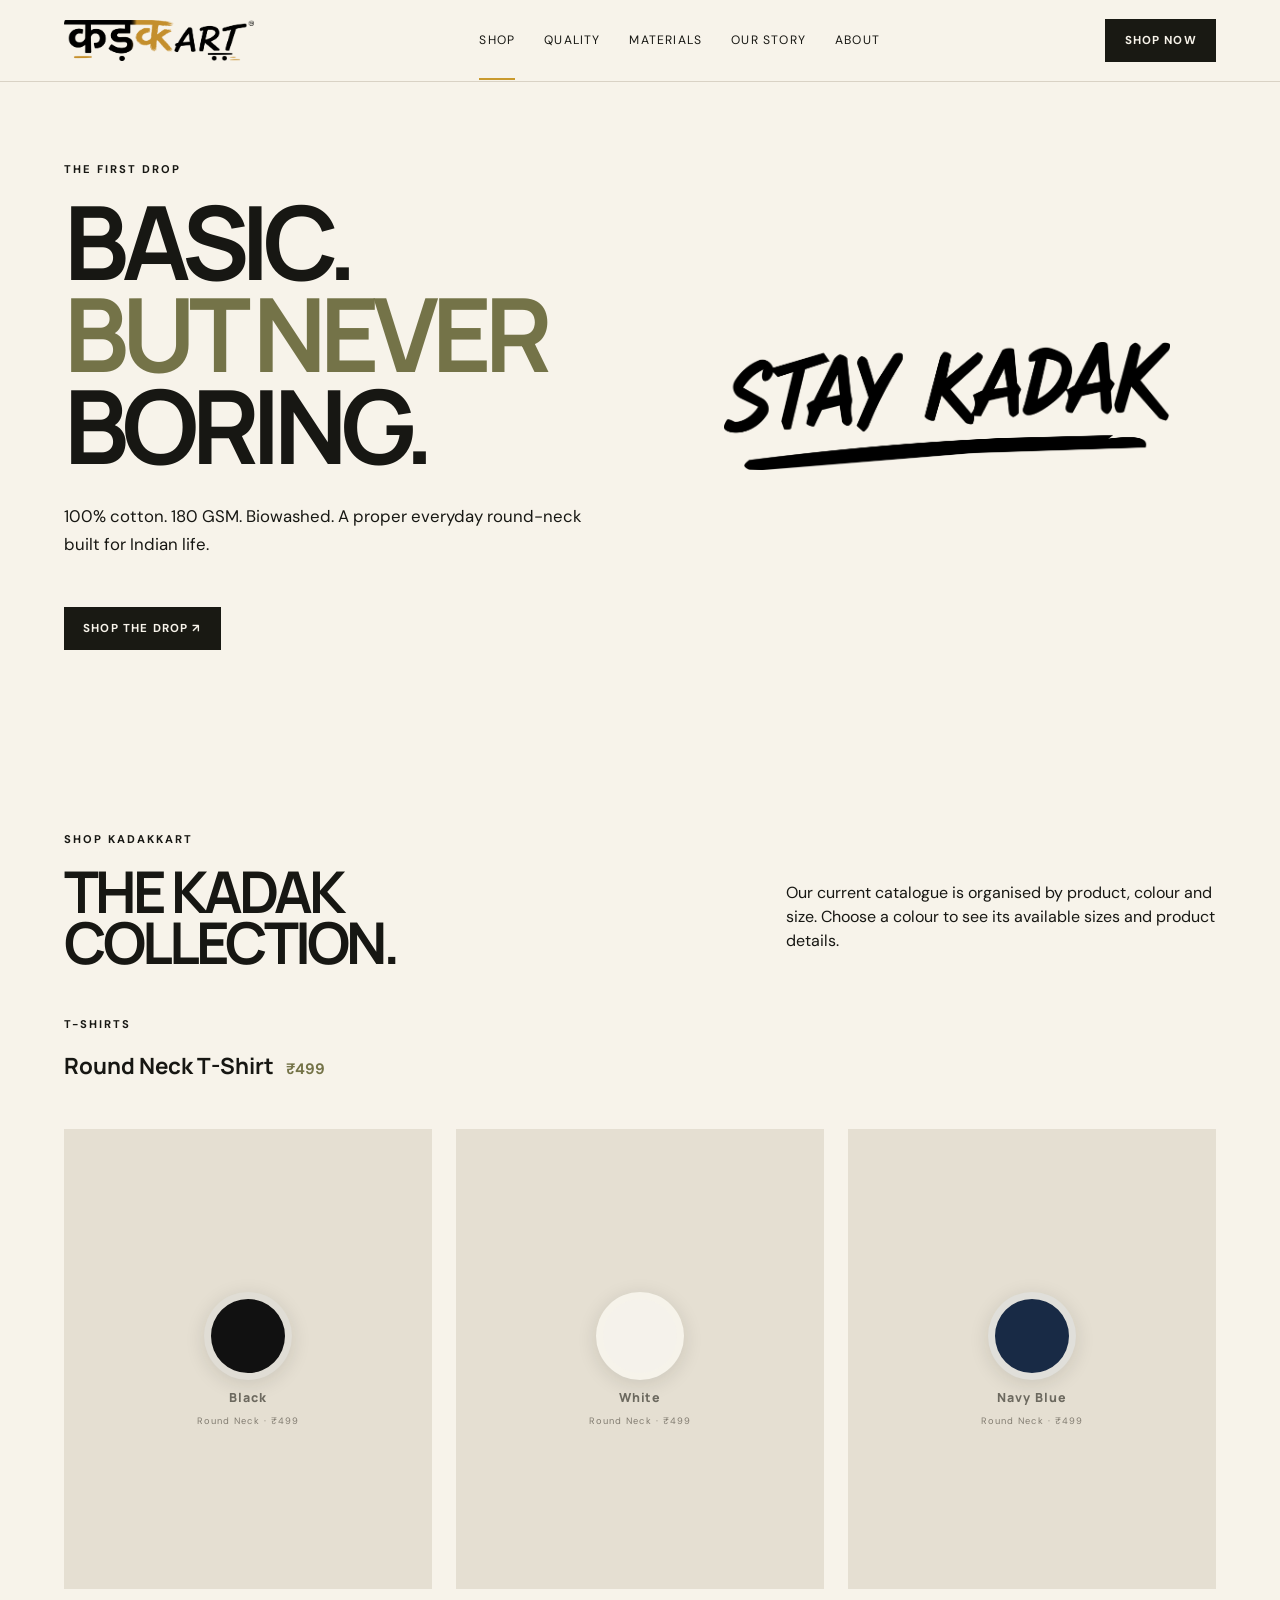
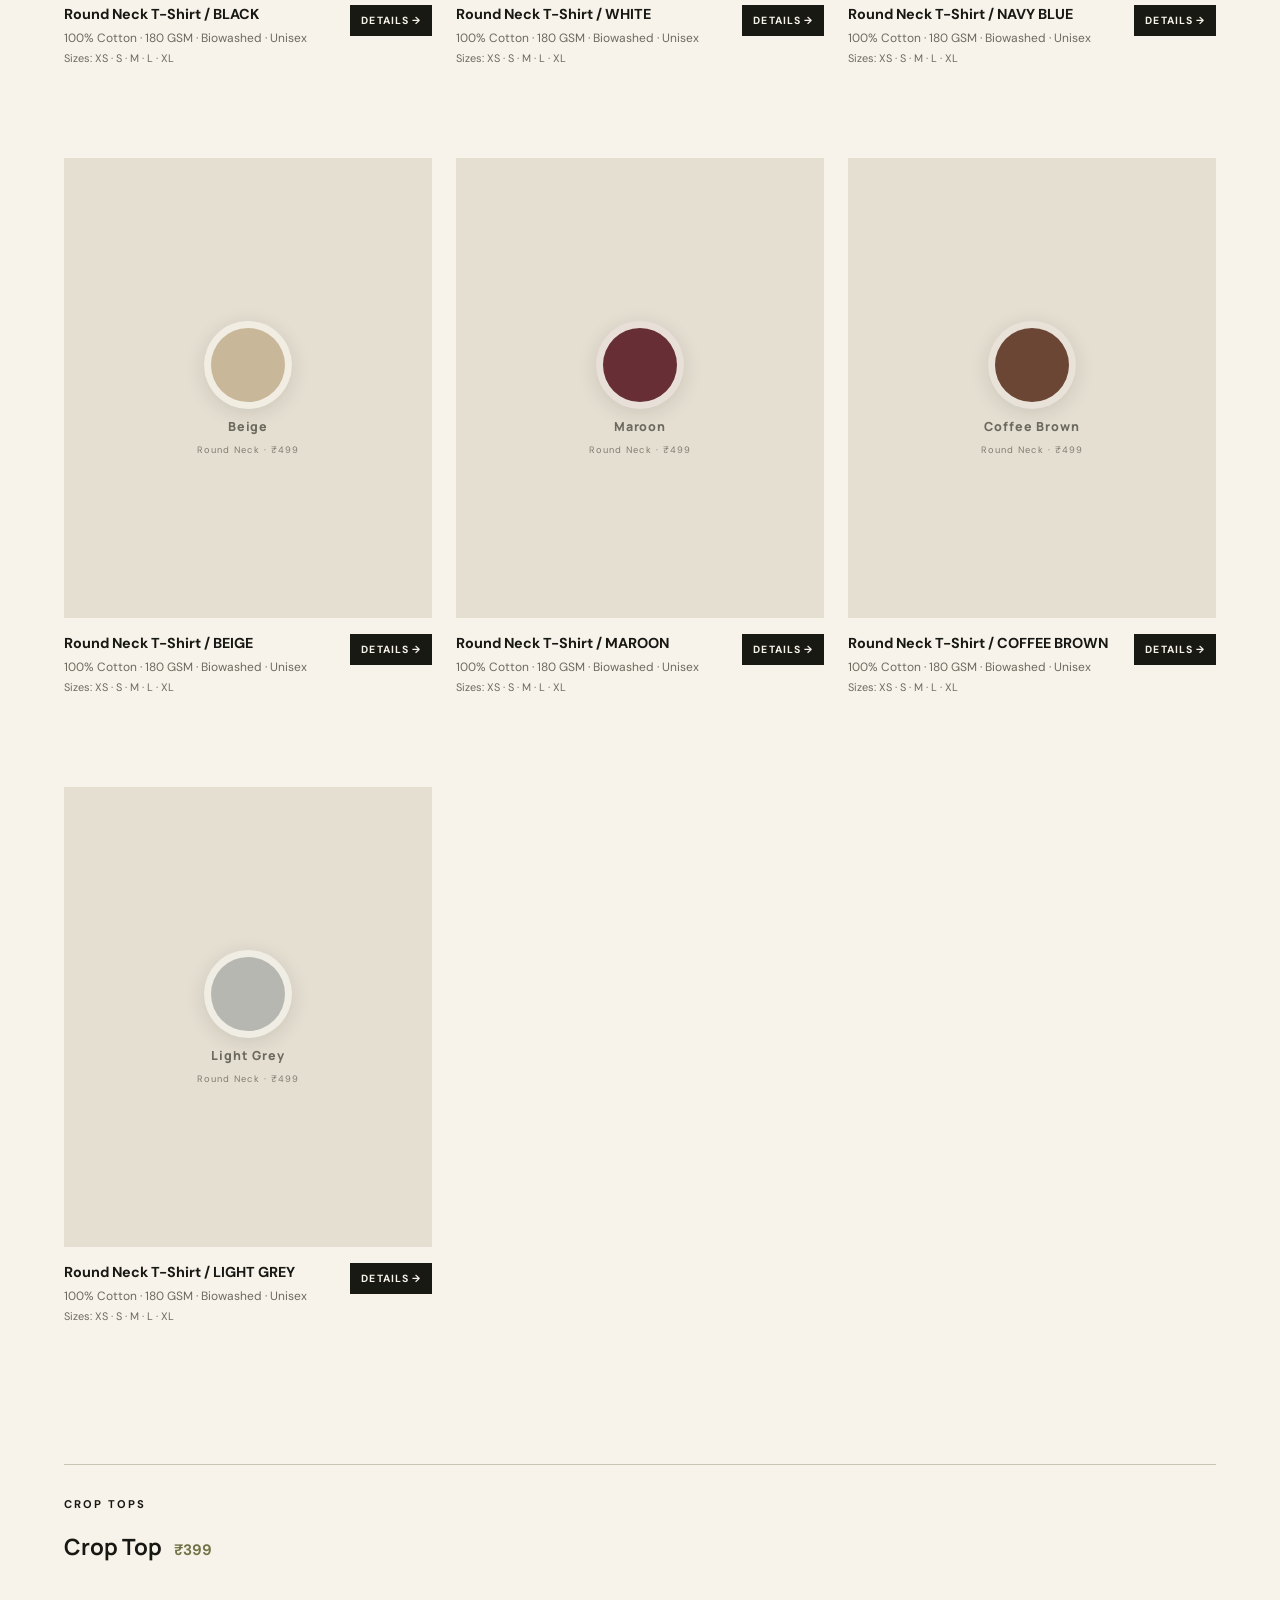
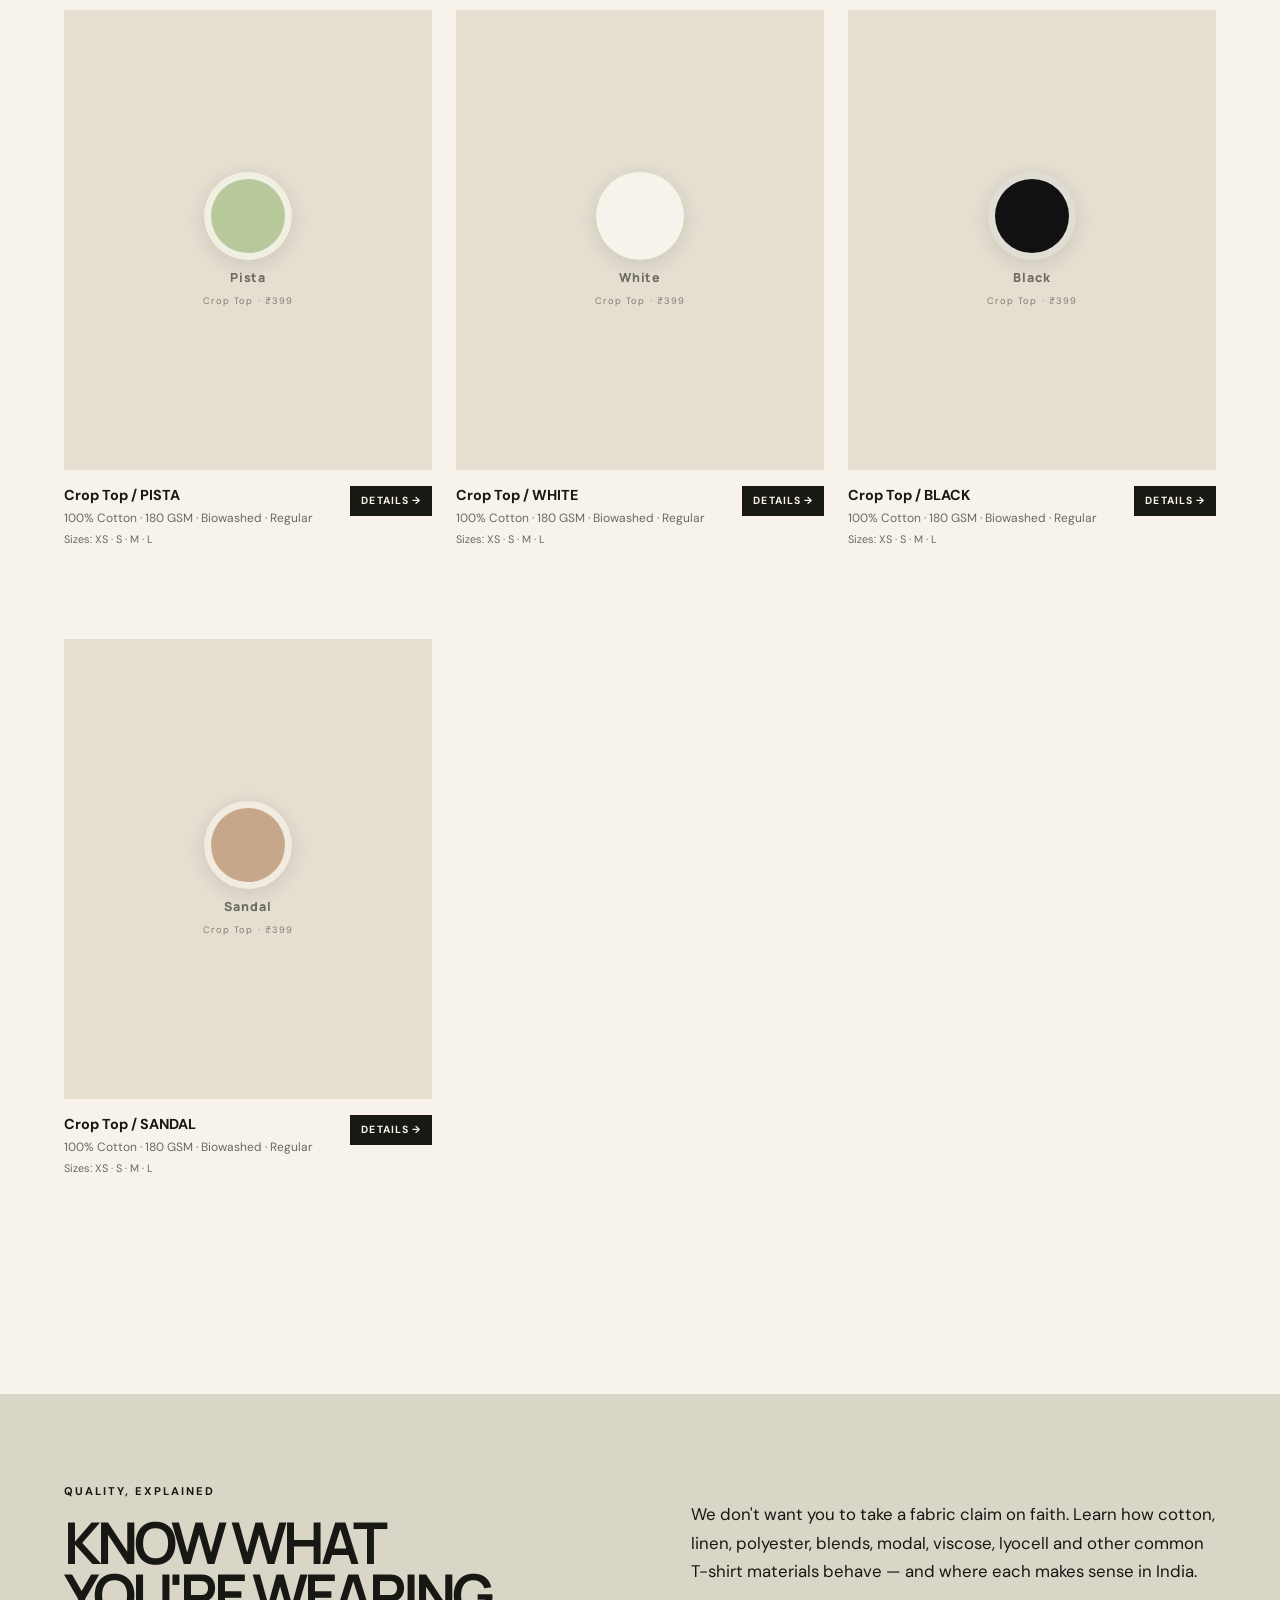
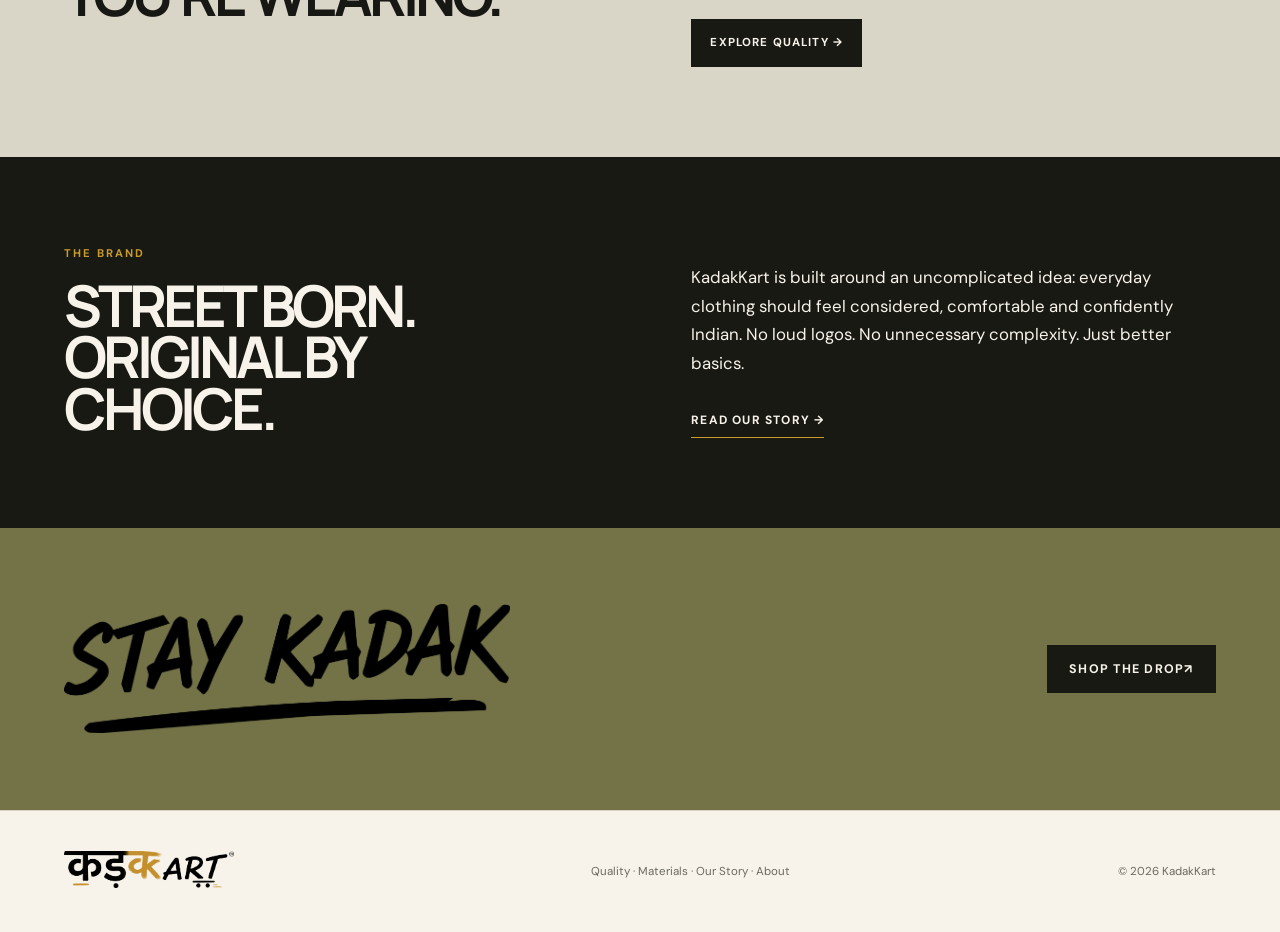
<file: index.html>
<!doctype html><html lang="en"><head><meta charset="UTF-8"><meta name="viewport" content="width=device-width,initial-scale=1"><title>KadakKart — Stay Kadak.</title><meta name="description" content="KadakKart — everyday T-shirts designed with 100% cotton, 180 GSM and a biowashed finish, with Indian weather in mind."><link rel="preconnect" href="https://fonts.googleapis.com"><link rel="preconnect" href="https://fonts.gstatic.com" crossorigin><link href="https://fonts.googleapis.com/css2?family=DM+Sans:wght@400;500;700&family=Manrope:wght@400;600;700;800&display=swap" rel="stylesheet"><link rel="stylesheet" href="style.css?v=6"></head><body><header class="nav"><a href="index.html" class="logo-wrap"><img class="logo" src="assets/Color%20Logo.png" alt="KadakKart"></a><nav><a class="active" href="index.html">Shop</a><a href="quality.html">Quality</a><a href="fabrics.html">Materials</a><a href="story.html">Our Story</a><a href="about.html">About</a></nav><a class="nav-cta" href="#shop">Shop now</a></header><main><section class="shop-hero"><div><p class="eyebrow">THE FIRST DROP</p><h1>BASIC.<br><em>BUT NEVER</em><br>BORING.</h1><p>100% cotton. 180 GSM. Biowashed. A proper everyday round-neck built for Indian life.</p><a class="button" href="#shop">SHOP THE DROP ↗</a></div><div class="stay-mark"><img src="assets/Stay%20kadak.png" alt="Stay Kadak"></div></section><section id="shop" class="section shop"><div class="section-head"><div><p class="eyebrow">SHOP KADAKKART</p><h2>THE KADAK<br>COLLECTION.</h2></div><p>Our current catalogue is organised by product, colour and size. Choose a colour to see its available sizes and product details.</p></div><div id="catalogue-products" class="products"></div></section><section class="quality-teaser"><div><p class="eyebrow">QUALITY, EXPLAINED</p><h2>KNOW WHAT<br>YOU'RE WEARING.</h2></div><div><p>We don't want you to take a fabric claim on faith. Learn how cotton, linen, polyester, blends, modal, viscose, lyocell and other common T-shirt materials behave — and where each makes sense in India.</p><a class="button" href="quality.html">EXPLORE QUALITY →</a></div></section><section class="story-teaser"><div><p class="eyebrow">THE BRAND</p><h2>STREET BORN.<br>ORIGINAL BY<br>CHOICE.</h2></div><div><p>KadakKart is built around an uncomplicated idea: everyday clothing should feel considered, comfortable and confidently Indian. No loud logos. No unnecessary complexity. Just better basics.</p><a class="text-link" href="story.html">READ OUR STORY →</a></div></section><section class="closing"><div><img class="stay-large" src="assets/Stay%20kadak.png" alt="Stay Kadak"></div><a href="#shop">SHOP THE DROP <span>↗</span></a></section></main><footer><div class="footer-brand"><img src="assets/Color%20Logo.png" alt="KadakKart"></div><div><a href="quality.html">Quality</a> · <a href="fabrics.html">Materials</a> · <a href="story.html">Our Story</a> · <a href="about.html">About</a></div><p>© 2026 KadakKart</p></footer><script src="catalogue.js"></script><script>(function(){const root=document.getElementById('catalogue-products');if(!root||!window.KADAKKART_CATALOGUE)return;const esc=s=>String(s).replace(/[&<>"']/g,m=>({'&':'&amp;','<':'&lt;','>':'&gt;','"':'&quot;',"'":'&#39;'}[m]));window.KADAKKART_CATALOGUE.forEach(product=>{const heading=document.createElement('div');heading.className='catalogue-group-title';heading.innerHTML='<p class="eyebrow">'+esc(product.category.toUpperCase())+'</p><h3>'+esc(product.productName)+' <span>₹'+product.price+'</span></h3>';root.appendChild(heading);const grid=document.createElement('div');grid.className='products catalogue-grid';product.colours.forEach(colour=>{const card=document.createElement('article');card.className='product-card catalogue-card';card.innerHTML='<a class="product-image catalogue-placeholder" href="product.html?product='+encodeURIComponent(product.productCode)+'&color='+encodeURIComponent(colour.code)+'"><div class="swatch" style="background:'+colour.hex+'"></div><span>'+esc(colour.name)+'</span><small>'+esc(product.shortCategory)+' · ₹'+product.price+'</small></a><div class="product-info"><div><h3>'+esc(product.productName)+' / '+esc(colour.name.toUpperCase())+'</h3><p>'+esc(product.material)+' · '+esc(product.gsm)+' · '+esc(product.finish)+' · '+esc(product.fit)+'</p><p class="catalogue-sizes">Sizes: '+esc(product.sizes.join(' · '))+'</p></div><a class="small-button" href="product.html?product='+encodeURIComponent(product.productCode)+'&color='+encodeURIComponent(colour.code)+'">DETAILS →</a></div>';grid.appendChild(card)});root.appendChild(grid)})})();</script></body></html>
</file>
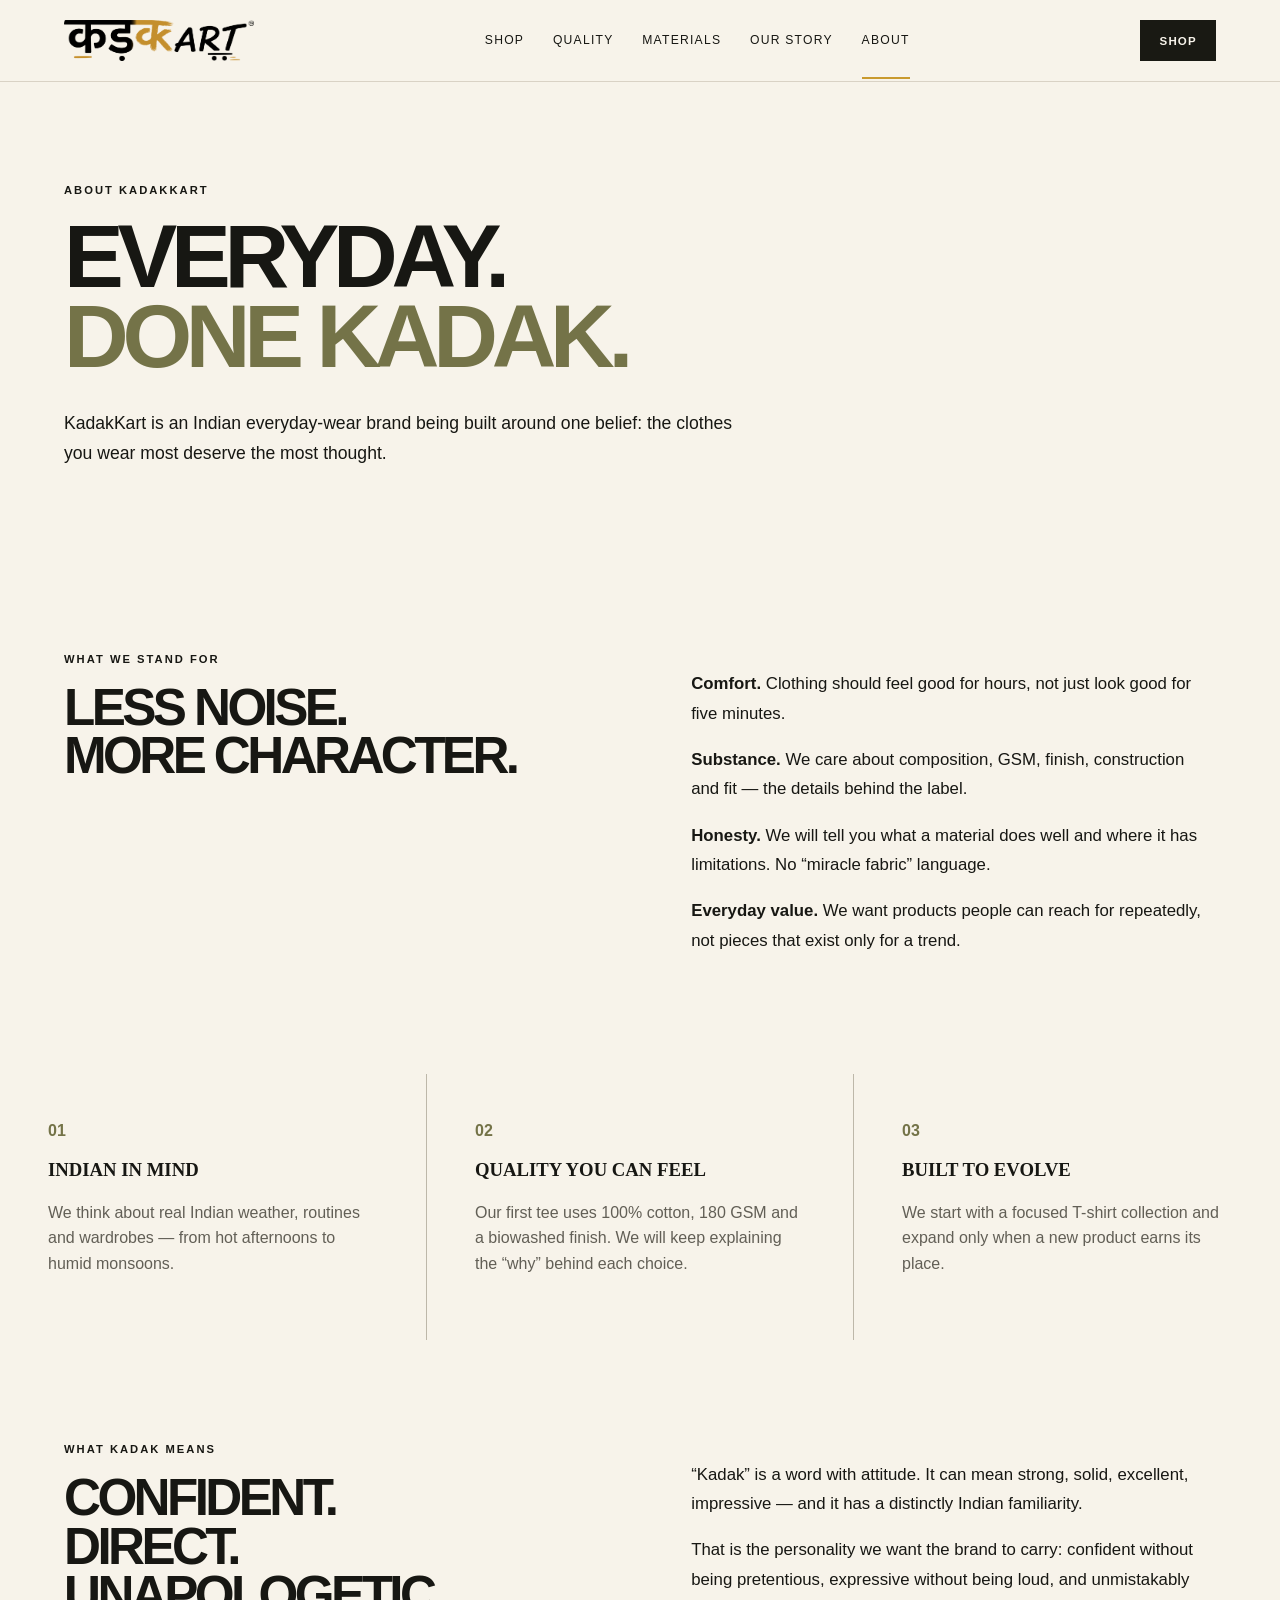
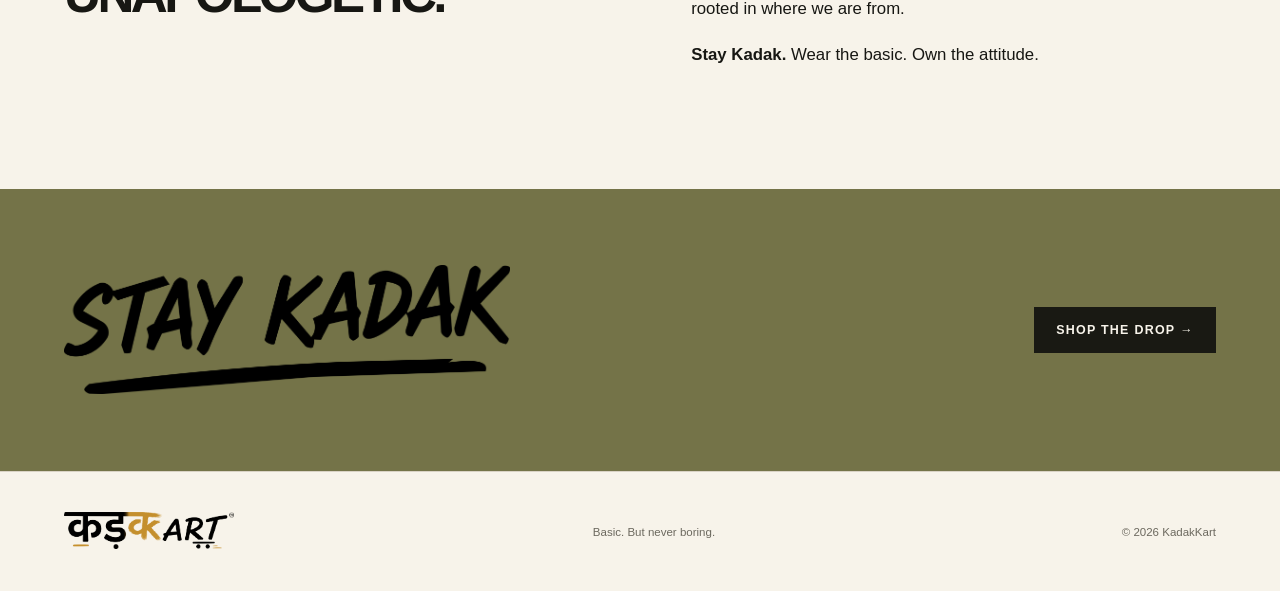
<file: about.html>
<!doctype html><html lang="en"><head><meta charset="UTF-8"><meta name="viewport" content="width=device-width,initial-scale=1"><title>About KadakKart — Everyday. Done Kadak.</title><link rel="stylesheet" href="style.css?v=4"></head><body><header class="nav"><a href="index.html" class="logo-wrap"><img class="logo" src="assets/Color%20Logo.png" alt="KadakKart"></a><nav><a href="index.html">Shop</a><a href="quality.html">Quality</a><a href="fabrics.html">Materials</a><a href="story.html">Our Story</a><a class="active" href="about.html">About</a></nav><a class="nav-cta" href="index.html#shop">Shop</a></header><main><section class="page-hero"><p class="eyebrow">ABOUT KADAKKART</p><h1>EVERYDAY.<br><em>DONE KADAK.</em></h1><p>KadakKart is an Indian everyday-wear brand being built around one belief: the clothes you wear most deserve the most thought.</p></section><section class="story-block"><div><p class="eyebrow">WHAT WE STAND FOR</p><h2>LESS NOISE.<br>MORE CHARACTER.</h2></div><div><p><strong>Comfort.</strong> Clothing should feel good for hours, not just look good for five minutes.</p><p><strong>Substance.</strong> We care about composition, GSM, finish, construction and fit — the details behind the label.</p><p><strong>Honesty.</strong> We will tell you what a material does well and where it has limitations. No “miracle fabric” language.</p><p><strong>Everyday value.</strong> We want products people can reach for repeatedly, not pieces that exist only for a trend.</p></div></section><section class="values"><div><b>01</b><h3>INDIAN IN MIND</h3><p>We think about real Indian weather, routines and wardrobes — from hot afternoons to humid monsoons.</p></div><div><b>02</b><h3>QUALITY YOU CAN FEEL</h3><p>Our first tee uses 100% cotton, 180 GSM and a biowashed finish. We will keep explaining the “why” behind each choice.</p></div><div><b>03</b><h3>BUILT TO EVOLVE</h3><p>We start with a focused T-shirt collection and expand only when a new product earns its place.</p></div></section><section class="story-block"><div><p class="eyebrow">WHAT KADAK MEANS</p><h2>CONFIDENT.<br>DIRECT.<br>UNAPOLOGETIC.</h2></div><div><p>“Kadak” is a word with attitude. It can mean strong, solid, excellent, impressive — and it has a distinctly Indian familiarity.</p><p>That is the personality we want the brand to carry: confident without being pretentious, expressive without being loud, and unmistakably rooted in where we are from.</p><p><strong>Stay Kadak.</strong> Wear the basic. Own the attitude.</p></div></section><section class="closing"><div><img class="stay-large" src="assets/Stay%20kadak.png" alt="Stay Kadak"></div><a href="index.html#shop">SHOP THE DROP →</a></section></main><footer><div class="footer-brand"><img src="assets/Color%20Logo.png" alt="KadakKart"></div><p>Basic. But never boring.</p><p>© 2026 KadakKart</p></footer></body></html>
</file>
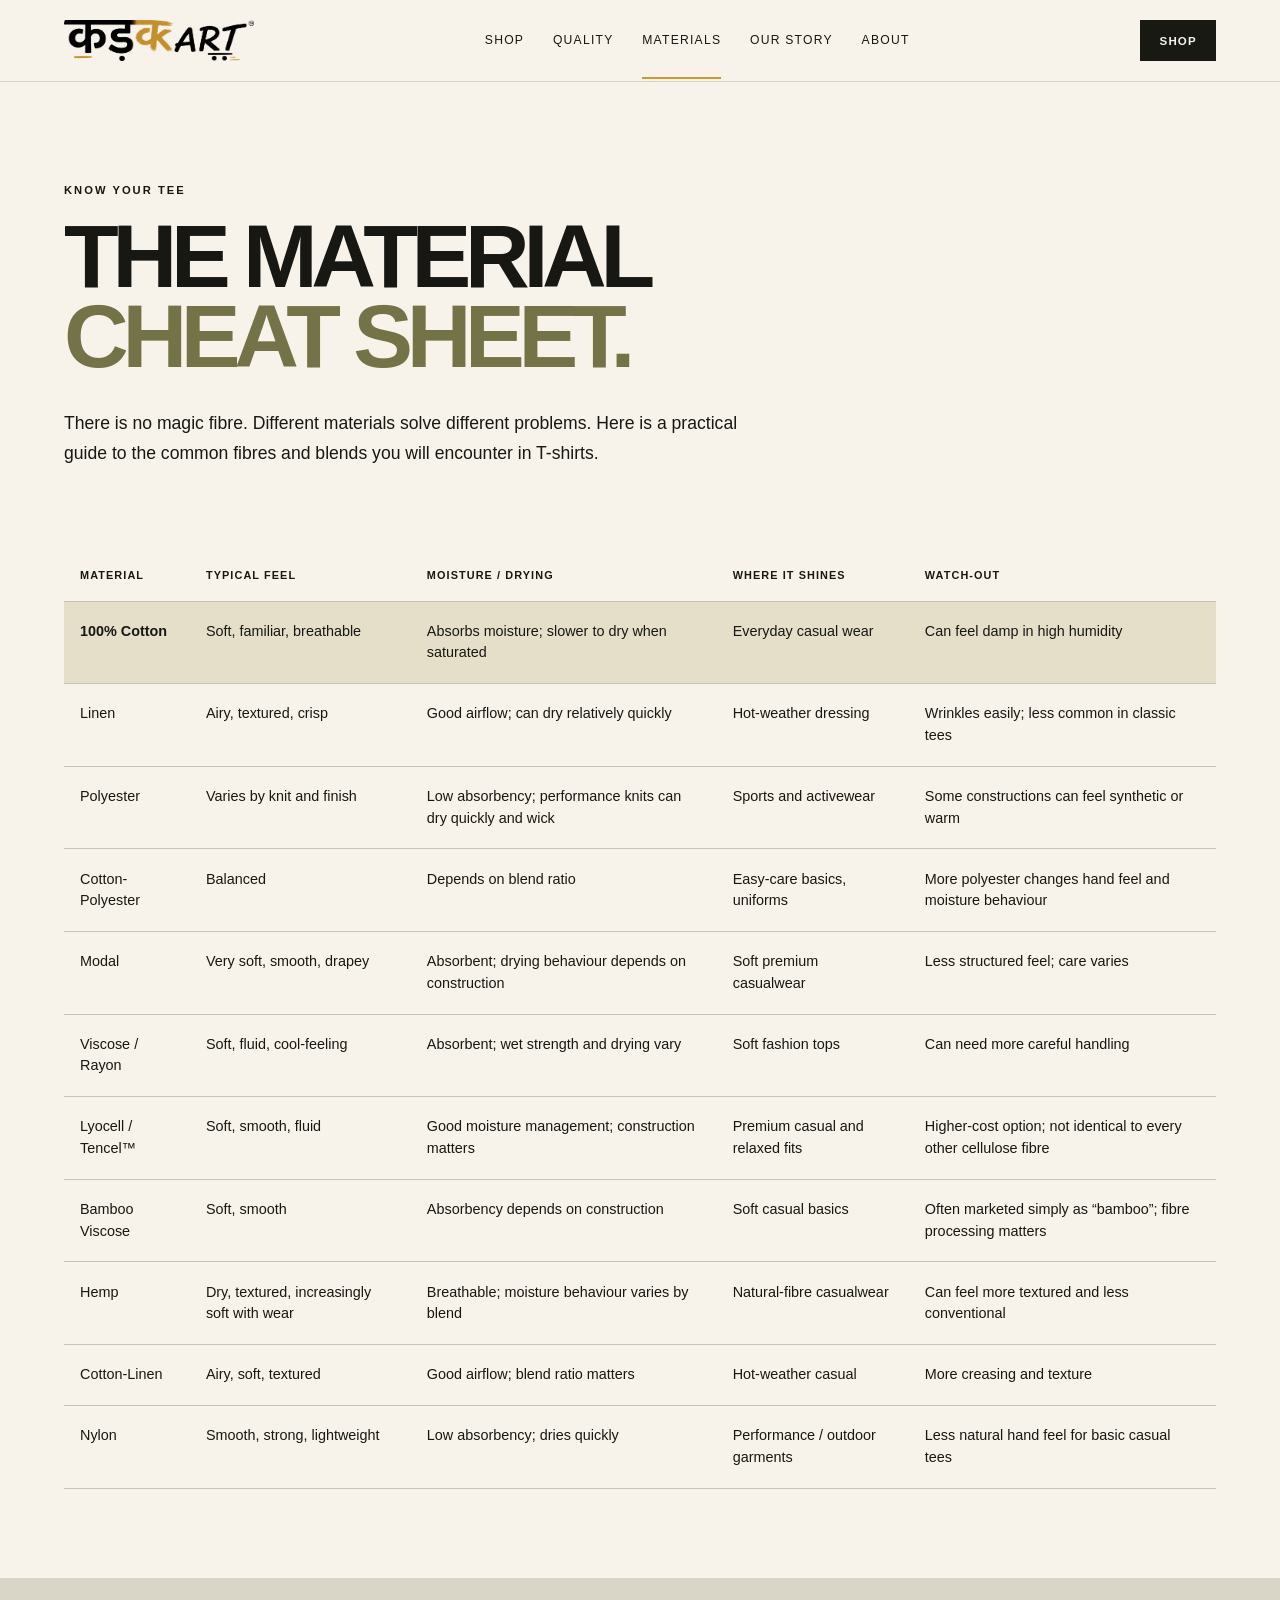
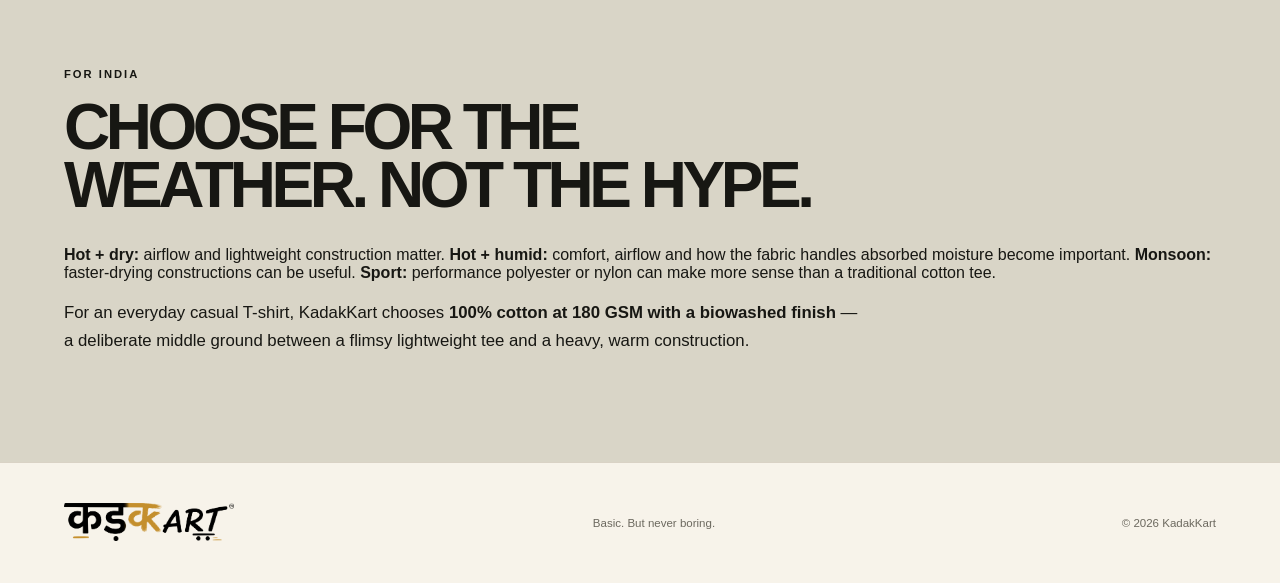
<file: fabrics.html>
<!doctype html><html lang="en"><head><meta charset="UTF-8"><meta name="viewport" content="width=device-width,initial-scale=1"><title>T-Shirt Materials Guide — KadakKart</title><link rel="stylesheet" href="style.css?v=4"></head><body><header class="nav"><a href="index.html" class="logo-wrap"><img class="logo" src="assets/Color%20Logo.png" alt="KadakKart"></a><nav><a href="index.html">Shop</a><a href="quality.html">Quality</a><a class="active" href="fabrics.html">Materials</a><a href="story.html">Our Story</a><a href="about.html">About</a></nav><a class="nav-cta" href="index.html#shop">Shop</a></header><main><section class="page-hero"><p class="eyebrow">KNOW YOUR TEE</p><h1>THE MATERIAL<br><em>CHEAT SHEET.</em></h1><p>There is no magic fibre. Different materials solve different problems. Here is a practical guide to the common fibres and blends you will encounter in T-shirts.</p></section><section class="table-wrap"><table><thead><tr><th>Material</th><th>Typical feel</th><th>Moisture / drying</th><th>Where it shines</th><th>Watch-out</th></tr></thead><tbody><tr class="highlight"><td>100% Cotton</td><td>Soft, familiar, breathable</td><td>Absorbs moisture; slower to dry when saturated</td><td>Everyday casual wear</td><td>Can feel damp in high humidity</td></tr><tr><td>Linen</td><td>Airy, textured, crisp</td><td>Good airflow; can dry relatively quickly</td><td>Hot-weather dressing</td><td>Wrinkles easily; less common in classic tees</td></tr><tr><td>Polyester</td><td>Varies by knit and finish</td><td>Low absorbency; performance knits can dry quickly and wick</td><td>Sports and activewear</td><td>Some constructions can feel synthetic or warm</td></tr><tr><td>Cotton-Polyester</td><td>Balanced</td><td>Depends on blend ratio</td><td>Easy-care basics, uniforms</td><td>More polyester changes hand feel and moisture behaviour</td></tr><tr><td>Modal</td><td>Very soft, smooth, drapey</td><td>Absorbent; drying behaviour depends on construction</td><td>Soft premium casualwear</td><td>Less structured feel; care varies</td></tr><tr><td>Viscose / Rayon</td><td>Soft, fluid, cool-feeling</td><td>Absorbent; wet strength and drying vary</td><td>Soft fashion tops</td><td>Can need more careful handling</td></tr><tr><td>Lyocell / Tencel™</td><td>Soft, smooth, fluid</td><td>Good moisture management; construction matters</td><td>Premium casual and relaxed fits</td><td>Higher-cost option; not identical to every other cellulose fibre</td></tr><tr><td>Bamboo Viscose</td><td>Soft, smooth</td><td>Absorbency depends on construction</td><td>Soft casual basics</td><td>Often marketed simply as “bamboo”; fibre processing matters</td></tr><tr><td>Hemp</td><td>Dry, textured, increasingly soft with wear</td><td>Breathable; moisture behaviour varies by blend</td><td>Natural-fibre casualwear</td><td>Can feel more textured and less conventional</td></tr><tr><td>Cotton-Linen</td><td>Airy, soft, textured</td><td>Good airflow; blend ratio matters</td><td>Hot-weather casual</td><td>More creasing and texture</td></tr><tr><td>Nylon</td><td>Smooth, strong, lightweight</td><td>Low absorbency; dries quickly</td><td>Performance / outdoor garments</td><td>Less natural hand feel for basic casual tees</td></tr></tbody></table></section><section class="india-note"><p class="eyebrow">FOR INDIA</p><h2>CHOOSE FOR THE<br>WEATHER. NOT THE HYPE.</h2><p><strong>Hot + dry:</strong> airflow and lightweight construction matter. <strong>Hot + humid:</strong> comfort, airflow and how the fabric handles absorbed moisture become important. <strong>Monsoon:</strong> faster-drying constructions can be useful. <strong>Sport:</strong> performance polyester or nylon can make more sense than a traditional cotton tee.</p><p>For an everyday casual T-shirt, KadakKart chooses <strong>100% cotton at 180 GSM with a biowashed finish</strong> — a deliberate middle ground between a flimsy lightweight tee and a heavy, warm construction.</p></section></main><footer><div class="footer-brand"><img src="assets/Color%20Logo.png" alt="KadakKart"></div><p>Basic. But never boring.</p><p>© 2026 KadakKart</p></footer></body></html>
</file>
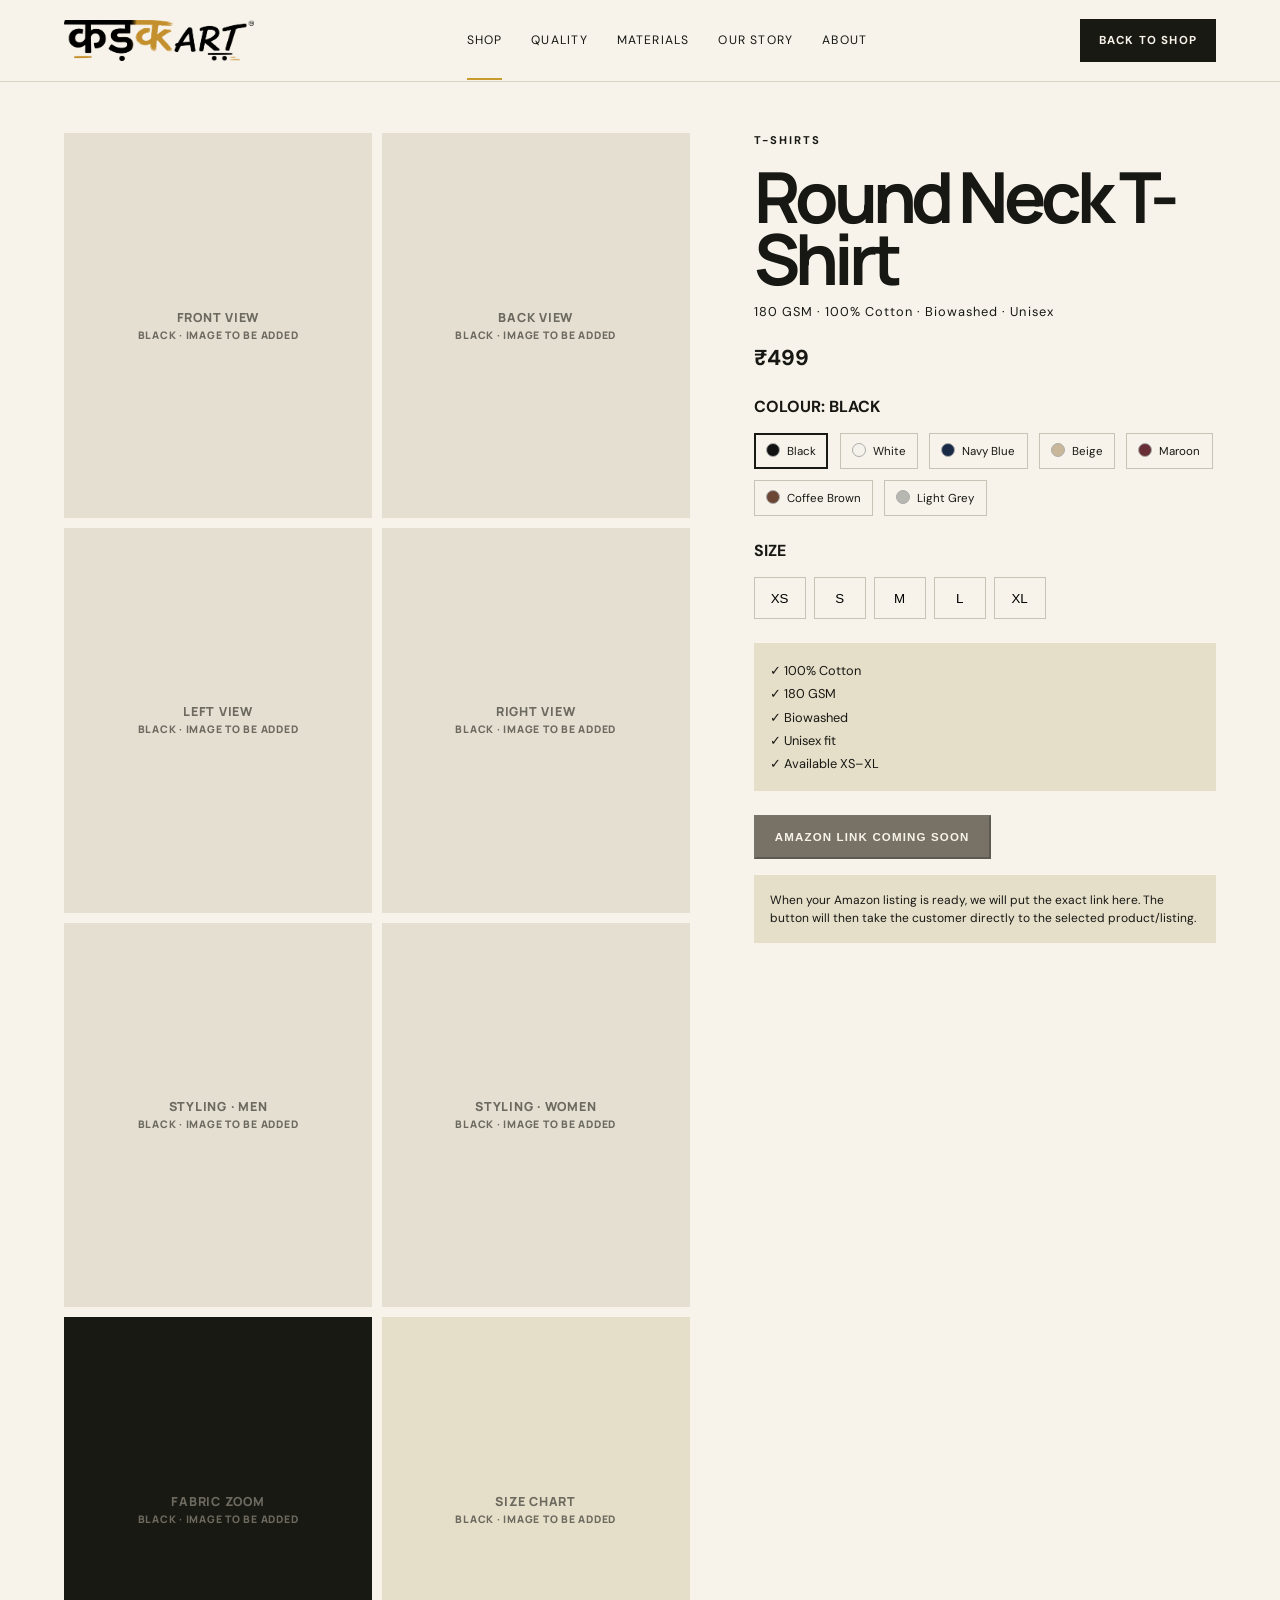
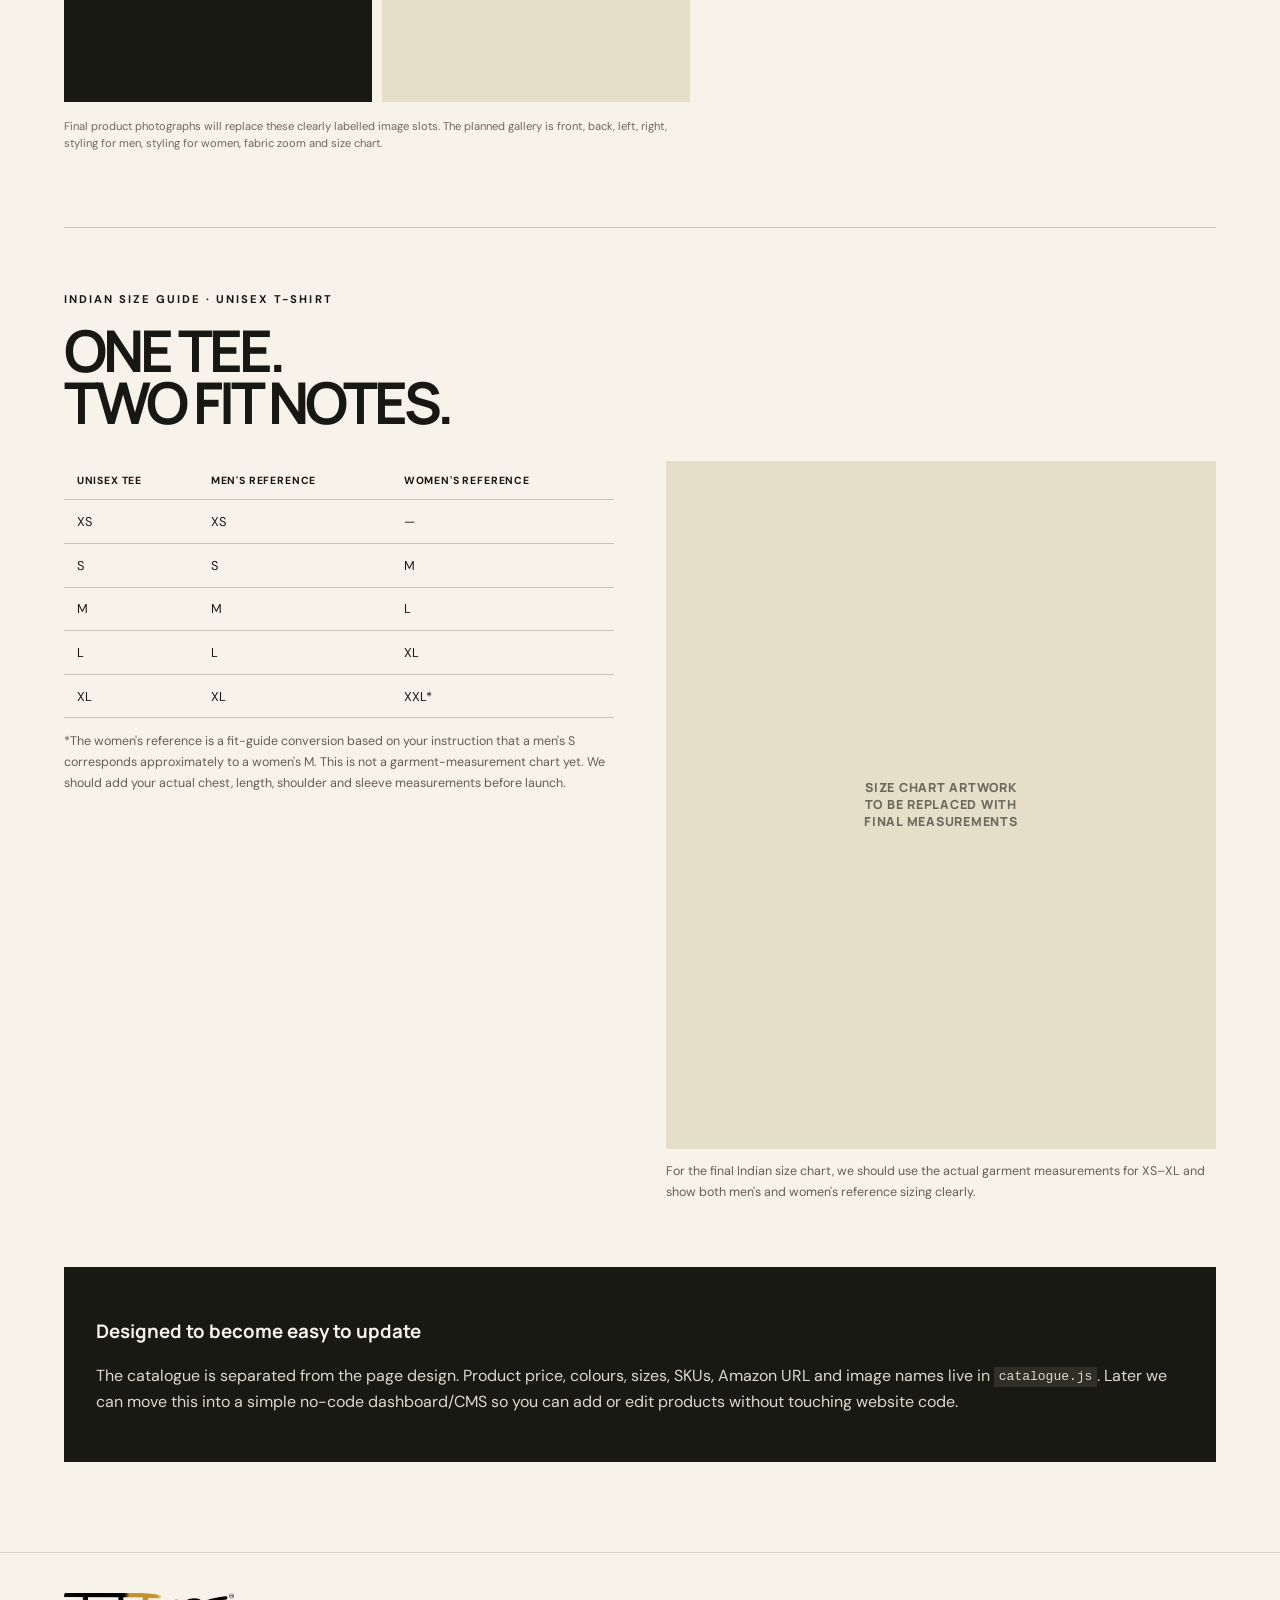
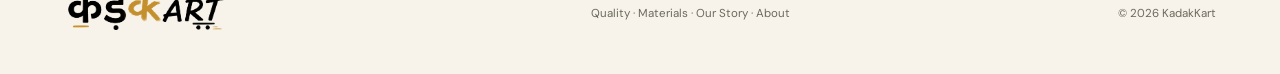
<file: product.html>
<!doctype html><html lang="en"><head><meta charset="UTF-8"><meta name="viewport" content="width=device-width,initial-scale=1"><title>KadakKart Product</title><link rel="preconnect" href="https://fonts.googleapis.com"><link rel="preconnect" href="https://fonts.gstatic.com" crossorigin><link href="https://fonts.googleapis.com/css2?family=DM+Sans:wght@400;500;700&family=Manrope:wght@400;600;700;800&display=swap" rel="stylesheet"><link rel="stylesheet" href="style.css?v=6"><style>.product-page-new{padding:4vw 5vw 7vw}.product-top{display:grid;grid-template-columns:1.15fr .85fr;gap:5vw}.gallery-grid{display:grid;grid-template-columns:repeat(2,1fr);gap:10px}.gallery-tile{min-height:260px;aspect-ratio:4/5;background:#e5dfd2;display:flex;align-items:center;justify-content:center;text-align:center;position:relative;overflow:hidden}.gallery-tile img{width:100%;height:100%;object-fit:cover}.gallery-tile .tile-label{font-family:Manrope;font-weight:800;letter-spacing:.06em;font-size:.78rem;color:#6c695f}.gallery-tile.fabric{background:#191913;color:#f7f3ea}.gallery-tile.sizechart{background:#e5dfc9}.product-details-new{align-self:start;position:sticky;top:105px}.product-details-new h1{font-family:Manrope;font-size:clamp(3rem,5.5vw,5.7rem);line-height:.88;letter-spacing:-.07em;margin:.5rem 0}.product-sub{font-size:.8rem;letter-spacing:.08em}.price-new{font-size:1.35rem;font-weight:800;margin:1.5rem 0}.colour-row{display:flex;flex-wrap:wrap;gap:.7rem;margin:1rem 0 1.5rem}.colour-option{border:1px solid #c9c3b6;padding:.55rem .7rem;background:transparent;cursor:pointer;font:inherit;font-size:.72rem}.colour-option.active{border:2px solid #191913;padding:.5rem .65rem}.colour-dot{display:inline-block;width:14px;height:14px;border-radius:50%;vertical-align:-2px;margin-right:7px;border:1px solid #aaa}.size-row{display:flex;gap:.5rem;flex-wrap:wrap;margin:1rem 0}.size-option{border:1px solid #c9c3b6;background:transparent;padding:.8rem 1rem;min-width:52px;cursor:pointer}.size-option.active{background:#191913;color:#f7f3ea}.product-highlight{background:#e5dfc9;padding:1rem;margin:1.5rem 0;line-height:1.8;font-size:.8rem}.buy-disabled{display:block;text-align:center;margin-top:1rem;background:#777265!important;cursor:not-allowed}.gallery-note{font-size:.7rem;color:#6c695f;margin-top:1rem;line-height:1.5}.size-guide-section{margin-top:5vw;padding-top:5vw;border-top:1px solid #c9c3b6}.size-guide-section h2{font-size:clamp(2.5rem,4.5vw,4.5rem)}.size-guide-grid{display:grid;grid-template-columns:1fr 1fr;gap:4vw;margin-top:2rem}.size-table{width:100%;border-collapse:collapse}.size-table th,.size-table td{padding:.8rem;border-bottom:1px solid #c9c3b6;text-align:left;font-size:.8rem}.size-table th{font-size:.65rem;text-transform:uppercase;letter-spacing:.08em}.size-note{font-size:.78rem;line-height:1.7;color:#625f56}.future-edit{margin-top:4vw;padding:2rem;background:#191913;color:#f7f3ea}.future-edit h3{font-family:Manrope}.future-edit p{line-height:1.6;color:#ddd8cd}.future-edit code{background:#302f27;padding:.15rem .3rem}.amazon-placeholder{margin-top:1rem;padding:1rem;background:#e5dfc9;font-size:.75rem;line-height:1.5}@media(max-width:900px){.product-top,.size-guide-grid{grid-template-columns:1fr}.product-details-new{position:static}.gallery-tile{min-height:200px}}</style></head><body><header class="nav"><a href="index.html" class="logo-wrap"><img class="logo" src="assets/Color%20Logo.png" alt="KadakKart"></a><nav><a class="active" href="index.html">Shop</a><a href="quality.html">Quality</a><a href="fabrics.html">Materials</a><a href="story.html">Our Story</a><a href="about.html">About</a></nav><a class="nav-cta" href="index.html#shop">Back to shop</a></header><main class="product-page-new"><div class="product-top"><div><div id="gallery" class="gallery-grid"></div><p class="gallery-note">Final product photographs will replace these clearly labelled image slots. The planned gallery is front, back, left, right, styling for men, styling for women, fabric zoom and size chart.</p></div><div id="product-details" class="product-details-new"></div></div><section class="size-guide-section"><p class="eyebrow">INDIAN SIZE GUIDE · UNISEX T-SHIRT</p><h2>ONE TEE.<br>TWO FIT NOTES.</h2><div class="size-guide-grid"><div><table class="size-table"><thead><tr><th>Unisex Tee</th><th>Men's reference</th><th>Women's reference</th></tr></thead><tbody><tr><td>XS</td><td>XS</td><td>—</td></tr><tr><td>S</td><td>S</td><td>M</td></tr><tr><td>M</td><td>M</td><td>L</td></tr><tr><td>L</td><td>L</td><td>XL</td></tr><tr><td>XL</td><td>XL</td><td>XXL*</td></tr></tbody></table><p class="size-note">*The women's reference is a fit-guide conversion based on your instruction that a men's S corresponds approximately to a women's M. This is not a garment-measurement chart yet. We should add your actual chest, length, shoulder and sleeve measurements before launch.</p></div><div><div class="gallery-tile sizechart"><span class="tile-label">SIZE CHART ARTWORK<br>TO BE REPLACED WITH<br>FINAL MEASUREMENTS</span></div><p class="size-note">For the final Indian size chart, we should use the actual garment measurements for XS–XL and show both men's and women's reference sizing clearly.</p></div></div></section><section class="future-edit"><h3>Designed to become easy to update</h3><p>The catalogue is separated from the page design. Product price, colours, sizes, SKUs, Amazon URL and image names live in <code>catalogue.js</code>. Later we can move this into a simple no-code dashboard/CMS so you can add or edit products without touching website code.</p></section></main><footer><div class="footer-brand"><img src="assets/Color%20Logo.png" alt="KadakKart"></div><div><a href="quality.html">Quality</a> · <a href="fabrics.html">Materials</a> · <a href="story.html">Our Story</a> · <a href="about.html">About</a></div><p>© 2026 KadakKart</p></footer><script src="catalogue.js"></script><script>(function(){const q=new URLSearchParams(location.search);const productCode=q.get('product')||'RNTS-180';const colorCode=q.get('color')||'BLK';const catalogue=window.KADAKKART_CATALOGUE||[];const product=catalogue.find(p=>p.productCode===productCode)||catalogue[0];const color=product.colours.find(c=>c.code===colorCode)||product.colours[0];const esc=s=>String(s).replace(/[&<>"']/g,m=>({'&':'&amp;','<':'&lt;','>':'&gt;','"':'&quot;',"'":'&#39;'}[m]));document.title=product.productName+' / '+color.name+' — KadakKart';const gallery=document.getElementById('gallery');const labels=['FRONT VIEW','BACK VIEW','LEFT VIEW','RIGHT VIEW','STYLING · MEN','STYLING · WOMEN','FABRIC ZOOM','SIZE CHART'];gallery.innerHTML=labels.map((label,i)=>`<div class="gallery-tile ${i===6?'fabric':''} ${i===7?'sizechart':''}"><span class="tile-label">${label}<br><small>${esc(color.name.toUpperCase())} · IMAGE TO BE ADDED</small></span></div>`).join('');const details=document.getElementById('product-details');const colours=product.colours.map(c=>`<a class="colour-option ${c.code===color.code?'active':''}" href="product.html?product=${encodeURIComponent(product.productCode)}&color=${encodeURIComponent(c.code)}"><span class="colour-dot" style="background:${c.hex}"></span>${esc(c.name)}</a>`).join('');const sizes=product.sizes.map(s=>`<button class="size-option" type="button" data-size="${s}">${s}</button>`).join('');details.innerHTML=`<p class="eyebrow">${esc(product.category.toUpperCase())}</p><h1>${esc(product.productName)}</h1><p class="product-sub">${esc(product.gsm)} · ${esc(product.material)} · ${esc(product.finish)} · ${esc(product.fit)}</p><p class="price-new">₹${product.price}</p><strong>COLOUR: ${esc(color.name.toUpperCase())}</strong><div class="colour-row">${colours}</div><strong>SIZE</strong><div class="size-row">${sizes}</div><div class="product-highlight">✓ 100% Cotton<br>✓ 180 GSM<br>✓ Biowashed<br>✓ Unisex fit<br>✓ Available XS–XL</div><button class="button buy-disabled" type="button" disabled>AMAZON LINK COMING SOON</button><div class="amazon-placeholder">When your Amazon listing is ready, we will put the exact link here. The button will then take the customer directly to the selected product/listing.</div>`;details.querySelectorAll('.size-option').forEach(b=>b.addEventListener('click',()=>{details.querySelectorAll('.size-option').forEach(x=>x.classList.remove('active'));b.classList.add('active')}));})();</script></body></html>
</file>
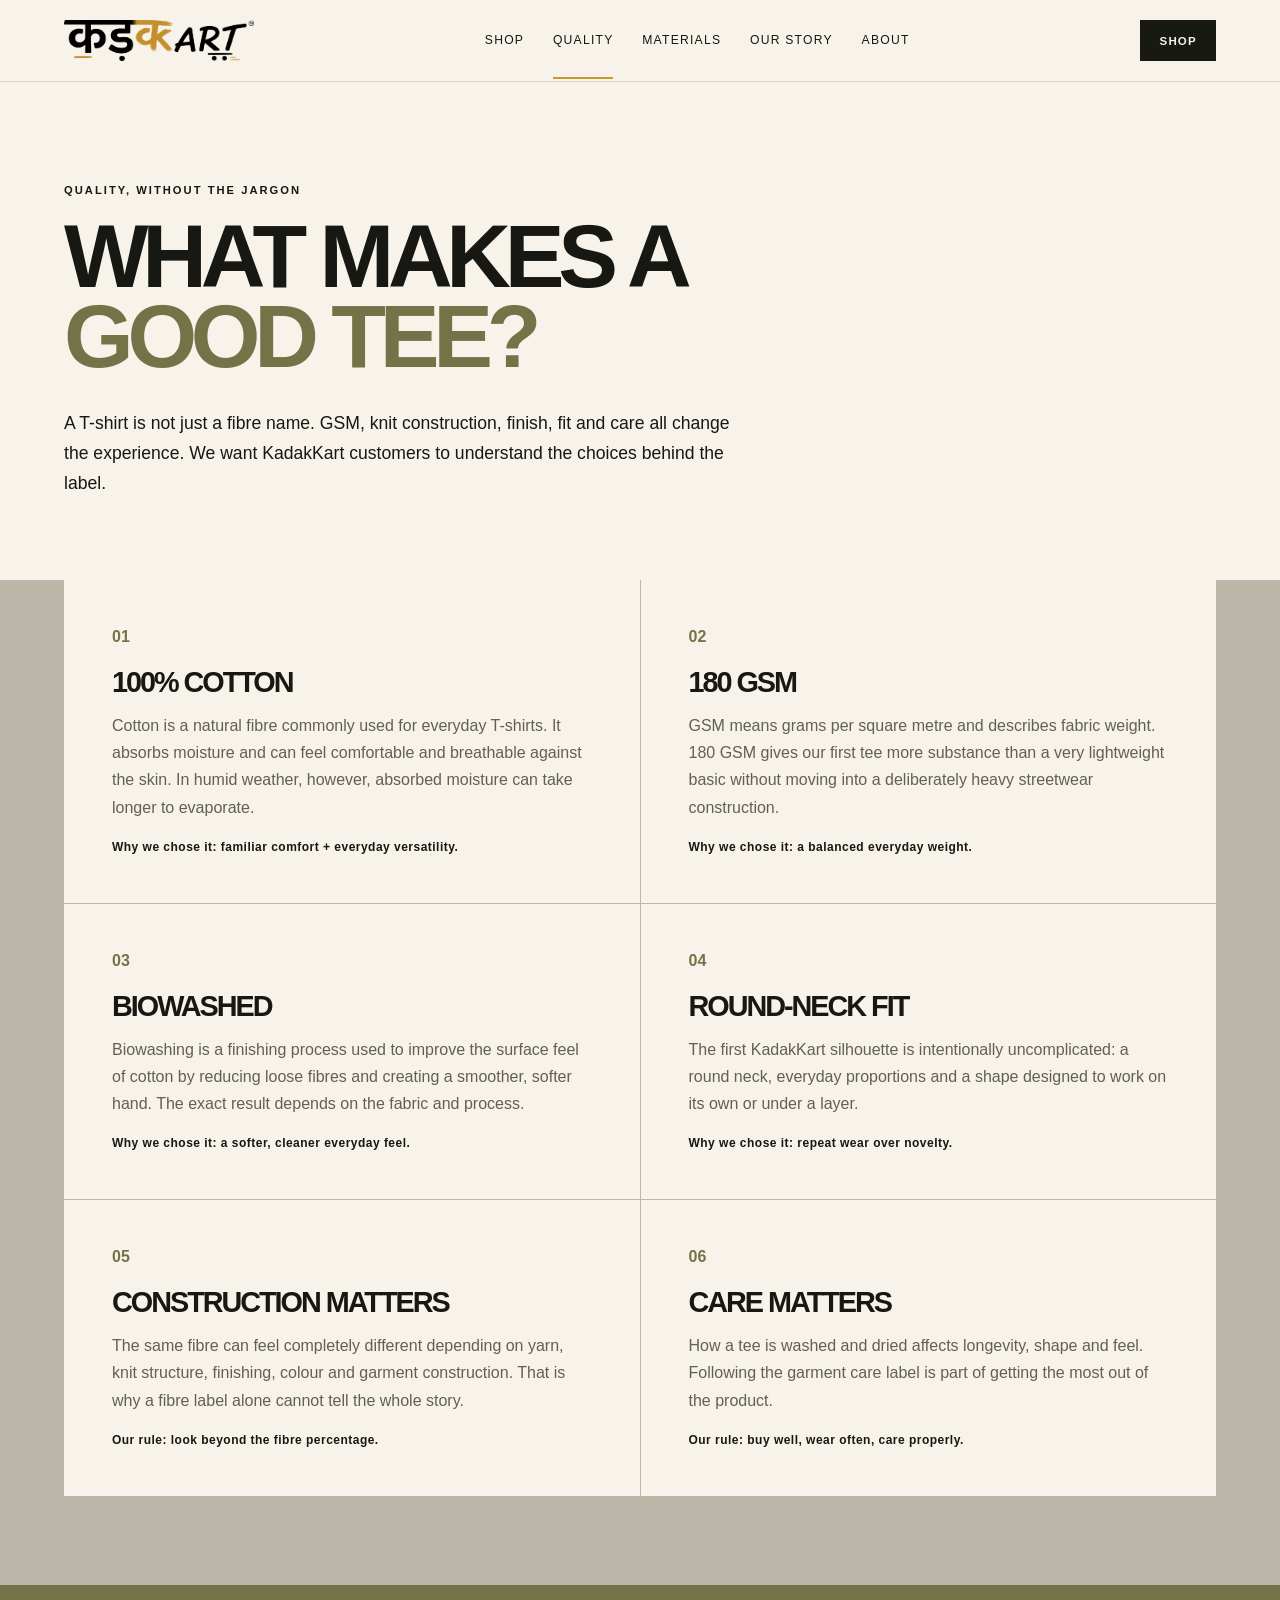
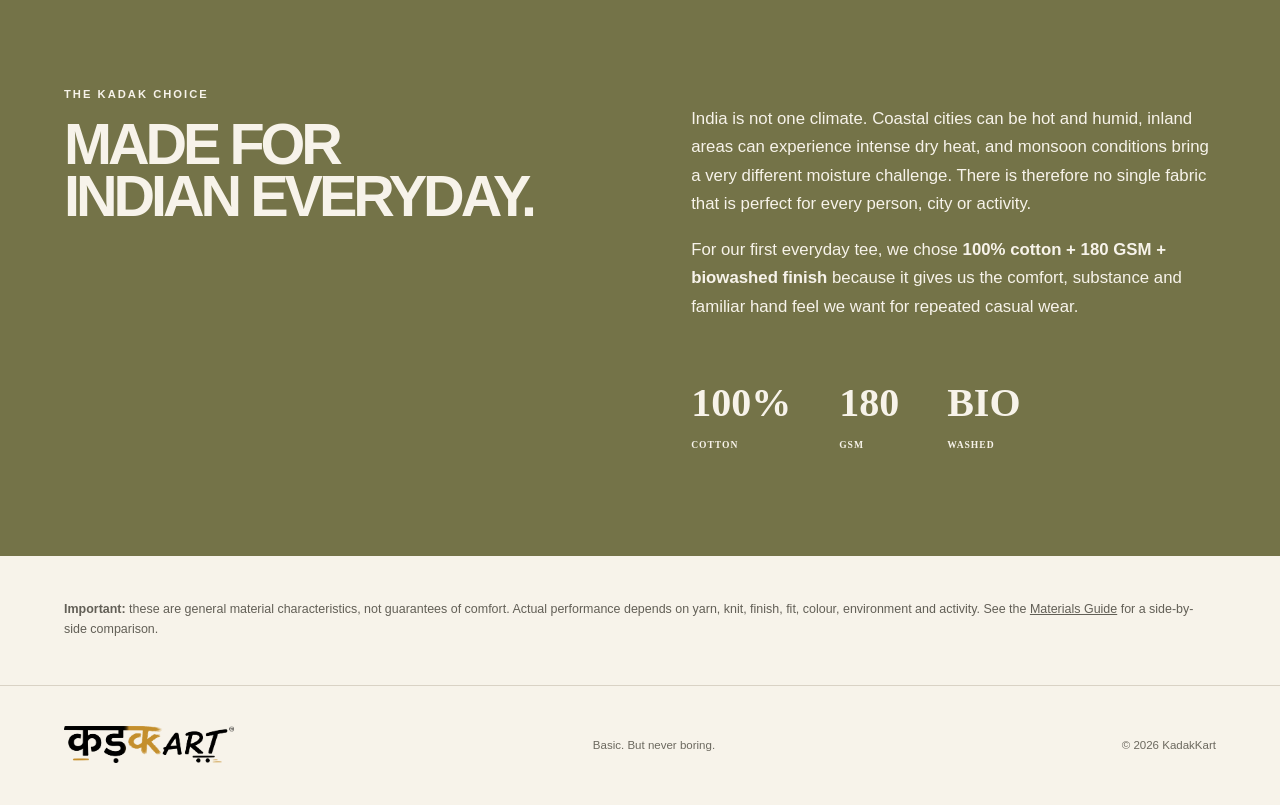
<file: quality.html>
<!doctype html><html lang="en"><head><meta charset="UTF-8"><meta name="viewport" content="width=device-width,initial-scale=1"><title>Quality — KadakKart</title><link rel="stylesheet" href="style.css?v=4"></head><body><header class="nav"><a href="index.html" class="logo-wrap"><img class="logo" src="assets/Color%20Logo.png" alt="KadakKart"></a><nav><a href="index.html">Shop</a><a class="active" href="quality.html">Quality</a><a href="fabrics.html">Materials</a><a href="story.html">Our Story</a><a href="about.html">About</a></nav><a class="nav-cta" href="index.html#shop">Shop</a></header><main><section class="page-hero"><p class="eyebrow">QUALITY, WITHOUT THE JARGON</p><h1>WHAT MAKES A<br><em>GOOD TEE?</em></h1><p>A T-shirt is not just a fibre name. GSM, knit construction, finish, fit and care all change the experience. We want KadakKart customers to understand the choices behind the label.</p></section><section class="fabric-grid"><article><span>01</span><h2>100% COTTON</h2><p>Cotton is a natural fibre commonly used for everyday T-shirts. It absorbs moisture and can feel comfortable and breathable against the skin. In humid weather, however, absorbed moisture can take longer to evaporate.</p><b>Why we chose it: familiar comfort + everyday versatility.</b></article><article><span>02</span><h2>180 GSM</h2><p>GSM means grams per square metre and describes fabric weight. 180 GSM gives our first tee more substance than a very lightweight basic without moving into a deliberately heavy streetwear construction.</p><b>Why we chose it: a balanced everyday weight.</b></article><article><span>03</span><h2>BIOWASHED</h2><p>Biowashing is a finishing process used to improve the surface feel of cotton by reducing loose fibres and creating a smoother, softer hand. The exact result depends on the fabric and process.</p><b>Why we chose it: a softer, cleaner everyday feel.</b></article><article><span>04</span><h2>ROUND-NECK FIT</h2><p>The first KadakKart silhouette is intentionally uncomplicated: a round neck, everyday proportions and a shape designed to work on its own or under a layer.</p><b>Why we chose it: repeat wear over novelty.</b></article><article><span>05</span><h2>CONSTRUCTION MATTERS</h2><p>The same fibre can feel completely different depending on yarn, knit structure, finishing, colour and garment construction. That is why a fibre label alone cannot tell the whole story.</p><b>Our rule: look beyond the fibre percentage.</b></article><article><span>06</span><h2>CARE MATTERS</h2><p>How a tee is washed and dried affects longevity, shape and feel. Following the garment care label is part of getting the most out of the product.</p><b>Our rule: buy well, wear often, care properly.</b></article></section><section class="kadak-choice"><div><p class="eyebrow">THE KADAK CHOICE</p><h2>MADE FOR<br>INDIAN EVERYDAY.</h2></div><div><p>India is not one climate. Coastal cities can be hot and humid, inland areas can experience intense dry heat, and monsoon conditions bring a very different moisture challenge. There is therefore no single fabric that is perfect for every person, city or activity.</p><p>For our first everyday tee, we chose <strong>100% cotton + 180 GSM + biowashed finish</strong> because it gives us the comfort, substance and familiar hand feel we want for repeated casual wear.</p><div class="spec-row"><b>100%<small>COTTON</small></b><b>180<small>GSM</small></b><b>BIO<small>WASHED</small></b></div></div></section><section class="disclaimer"><p><strong>Important:</strong> these are general material characteristics, not guarantees of comfort. Actual performance depends on yarn, knit, finish, fit, colour, environment and activity. See the <a href="fabrics.html"><u>Materials Guide</u></a> for a side-by-side comparison.</p></section></main><footer><div class="footer-brand"><img src="assets/Color%20Logo.png" alt="KadakKart"></div><p>Basic. But never boring.</p><p>© 2026 KadakKart</p></footer></body></html>
</file>
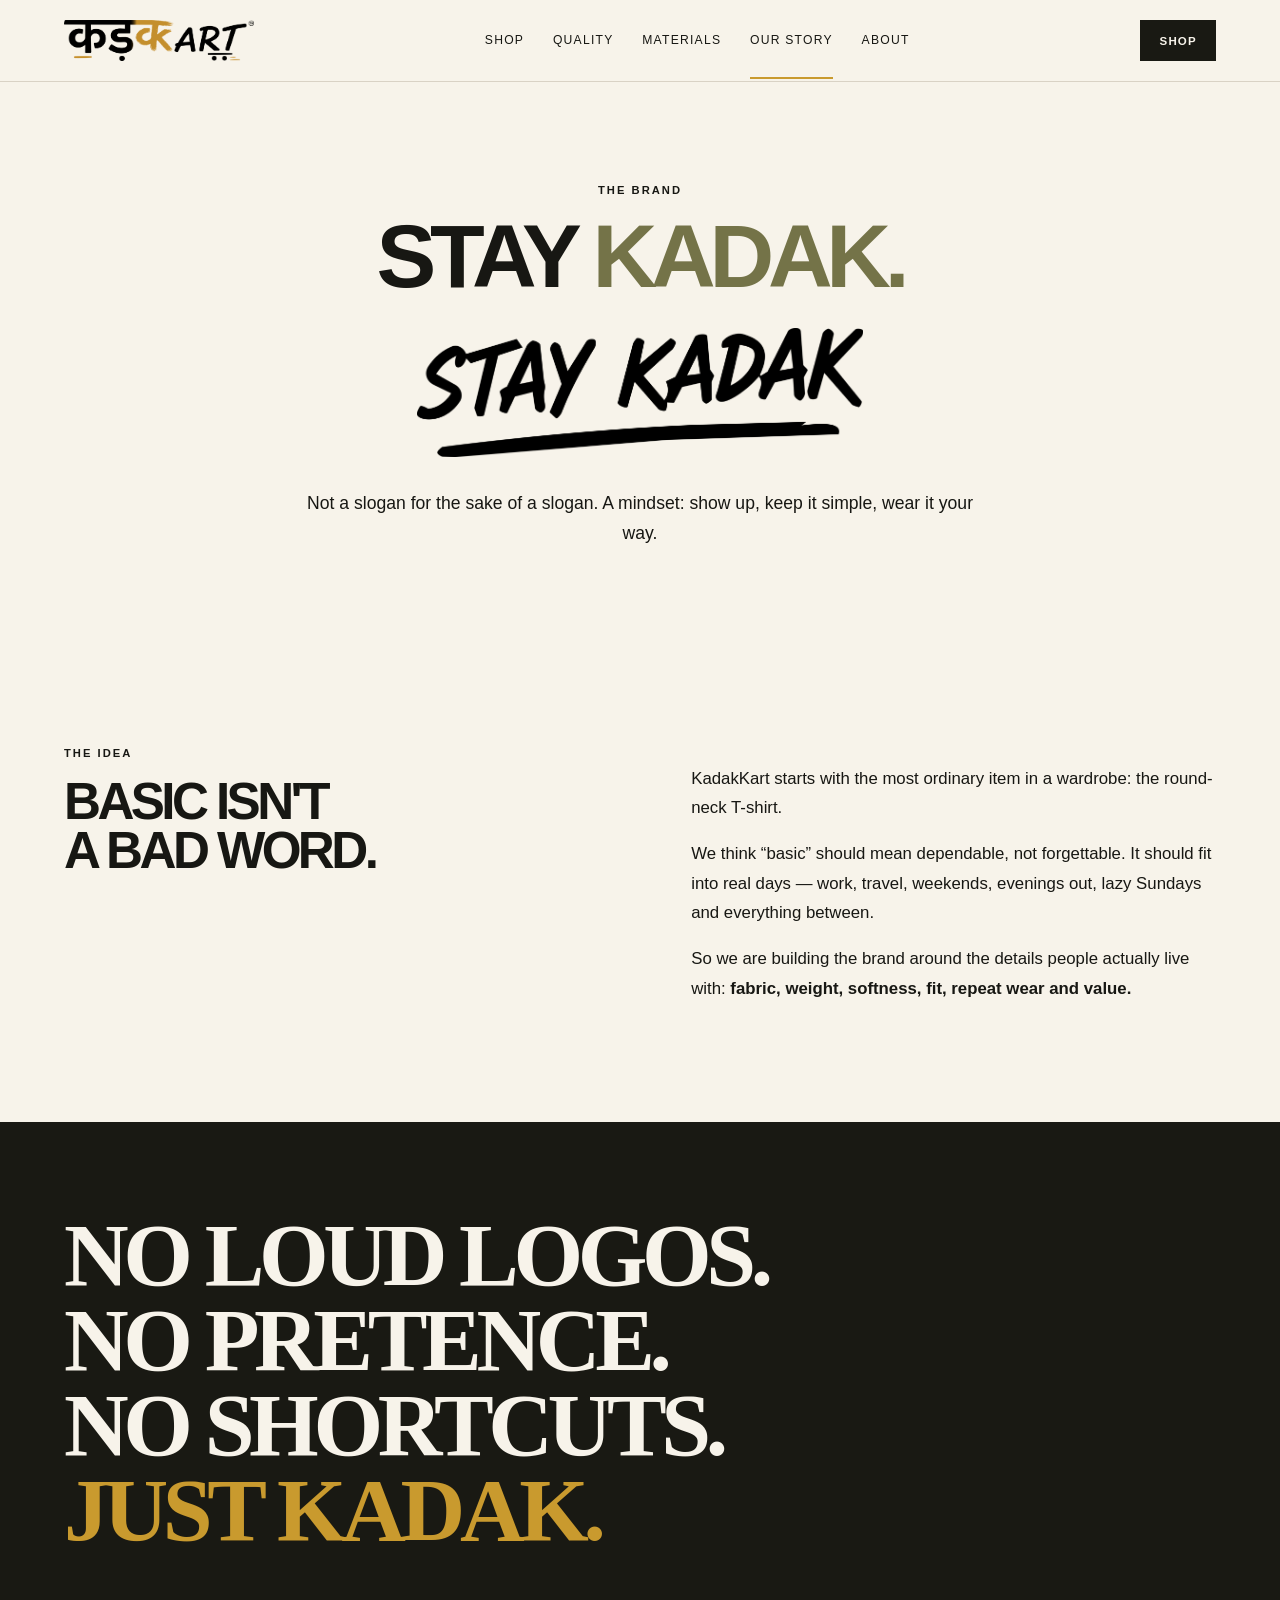
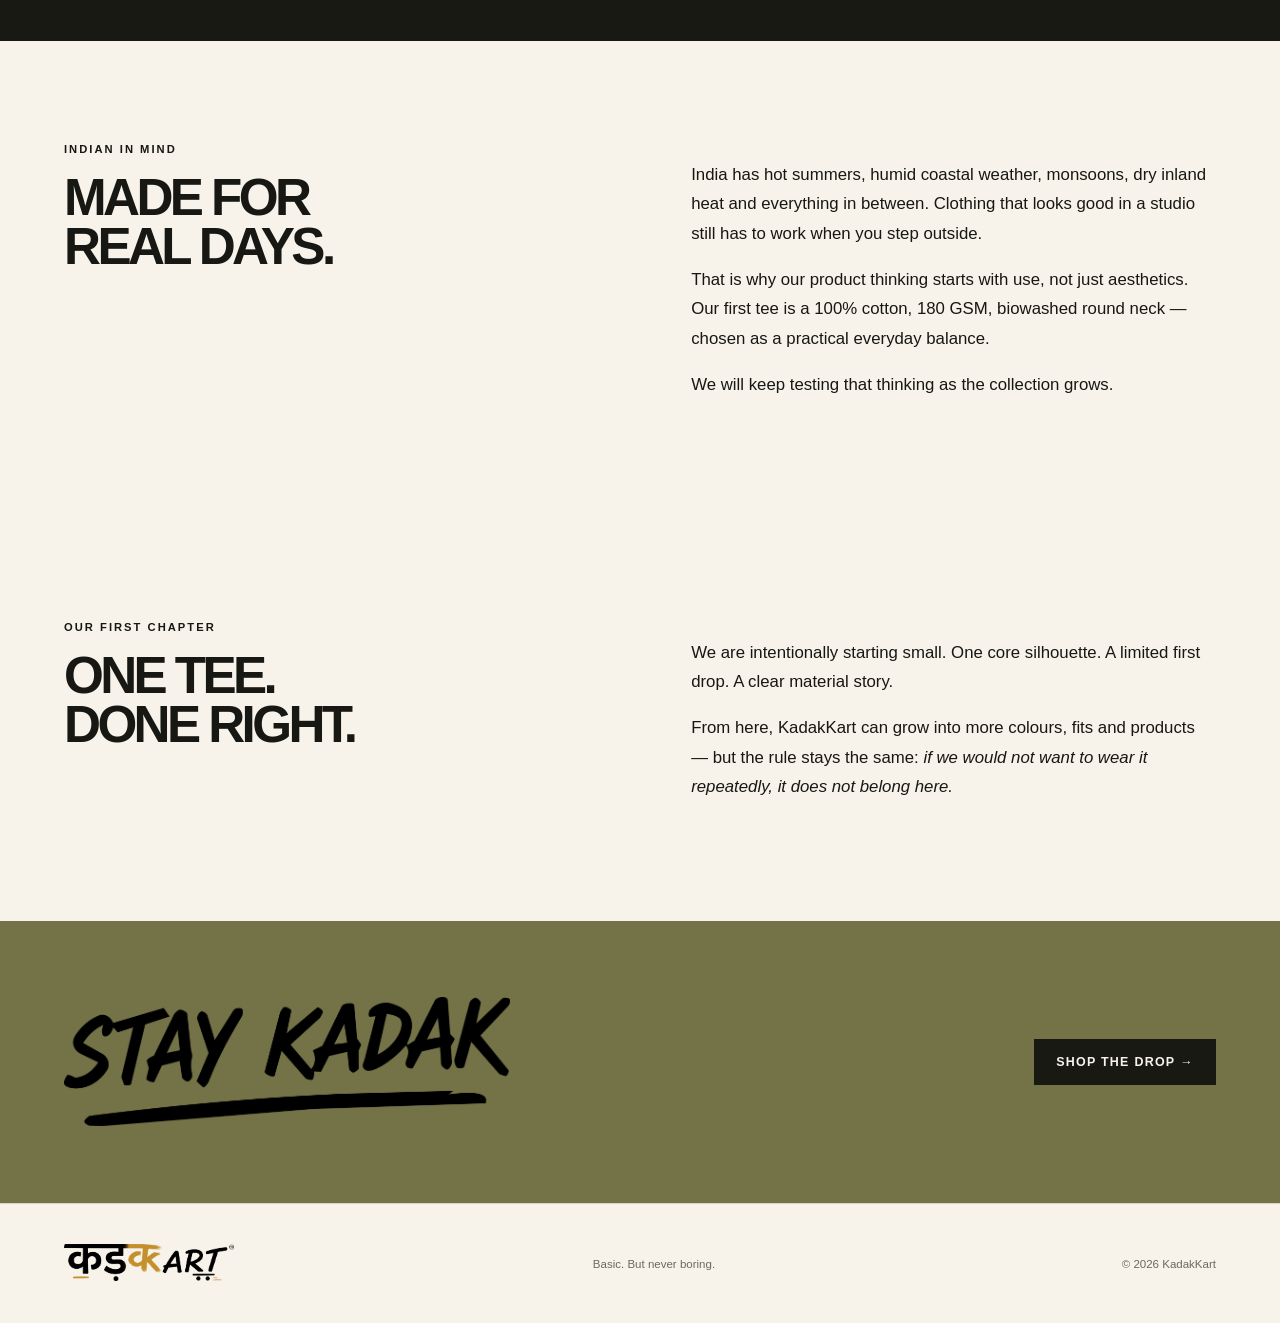
<file: story.html>
<!doctype html><html lang="en"><head><meta charset="UTF-8"><meta name="viewport" content="width=device-width,initial-scale=1"><title>Our Story — KadakKart</title><link rel="stylesheet" href="style.css?v=4"></head><body><header class="nav"><a href="index.html" class="logo-wrap"><img class="logo" src="assets/Color%20Logo.png" alt="KadakKart"></a><nav><a href="index.html">Shop</a><a href="quality.html">Quality</a><a href="fabrics.html">Materials</a><a class="active" href="story.html">Our Story</a><a href="about.html">About</a></nav><a class="nav-cta" href="index.html#shop">Shop</a></header><main><section class="page-hero story-hero"><p class="eyebrow">THE BRAND</p><h1>STAY <em>KADAK.</em></h1><div class="stay-lockup"><img src="assets/Stay%20kadak.png" alt="Stay Kadak"></div><p>Not a slogan for the sake of a slogan. A mindset: show up, keep it simple, wear it your way.</p></section><section class="story-block"><div><p class="eyebrow">THE IDEA</p><h2>BASIC ISN'T<br>A BAD WORD.</h2></div><div><p>KadakKart starts with the most ordinary item in a wardrobe: the round-neck T-shirt.</p><p>We think “basic” should mean dependable, not forgettable. It should fit into real days — work, travel, weekends, evenings out, lazy Sundays and everything between.</p><p>So we are building the brand around the details people actually live with: <strong>fabric, weight, softness, fit, repeat wear and value.</strong></p></div></section><section class="manifesto"><p>NO LOUD LOGOS.</p><p>NO PRETENCE.</p><p>NO SHORTCUTS.</p><strong>JUST KADAK.</strong></section><section class="story-block reverse"><div><p class="eyebrow">INDIAN IN MIND</p><h2>MADE FOR<br>REAL DAYS.</h2></div><div><p>India has hot summers, humid coastal weather, monsoons, dry inland heat and everything in between. Clothing that looks good in a studio still has to work when you step outside.</p><p>That is why our product thinking starts with use, not just aesthetics. Our first tee is a 100% cotton, 180 GSM, biowashed round neck — chosen as a practical everyday balance.</p><p>We will keep testing that thinking as the collection grows.</p></div></section><section class="story-block"><div><p class="eyebrow">OUR FIRST CHAPTER</p><h2>ONE TEE.<br>DONE RIGHT.</h2></div><div><p>We are intentionally starting small. One core silhouette. A limited first drop. A clear material story.</p><p>From here, KadakKart can grow into more colours, fits and products — but the rule stays the same: <em>if we would not want to wear it repeatedly, it does not belong here.</em></p></div></section><section class="closing"><div><img class="stay-large" src="assets/Stay%20kadak.png" alt="Stay Kadak"></div><a href="index.html#shop">SHOP THE DROP →</a></section></main><footer><div class="footer-brand"><img src="assets/Color%20Logo.png" alt="KadakKart"></div><p>Basic. But never boring.</p><p>© 2026 KadakKart</p></footer></body></html>
</file>
<file: style.css>
*{box-sizing:border-box}
html{scroll-behavior:smooth}
body{margin:0;background:#f7f3ea;color:#171713;font-family:'DM Sans',sans-serif;overflow-x:hidden}
a{color:inherit;text-decoration:none}img{max-width:100%;height:auto}
.nav{min-height:82px;padding:0 5vw;display:flex;align-items:center;justify-content:space-between;border-bottom:1px solid #d9d2c5;position:sticky;top:0;background:rgba(247,243,234,.97);z-index:20}.logo-wrap{display:flex;align-items:center;width:190px;height:62px;overflow:hidden}.logo{width:190px;height:auto;display:block;mix-blend-mode:normal}.nav nav{display:flex;gap:1.8rem;font-size:.76rem;text-transform:uppercase;letter-spacing:.1em}.nav nav a{padding:1.9rem 0;border-bottom:2px solid transparent}.nav nav a.active,.nav nav a:hover{border-color:#c99a2e}.nav-cta,.button,.small-button{background:#191913;color:#f7f3ea;padding:.9rem 1.2rem;text-transform:uppercase;font-size:.72rem;letter-spacing:.1em;font-weight:700}.button{display:inline-flex;gap:1.5rem;margin-top:1rem}.shop-hero{min-height:72vh;display:grid;grid-template-columns:1fr 1fr;padding:6vw 5vw;gap:6vw;align-items:center}.eyebrow{font-size:.7rem;letter-spacing:.18em;font-weight:700;margin:0 0 1.2rem}.shop-hero h1,h1,h2{font-family:Manrope,sans-serif;letter-spacing:-.07em;line-height:.9;margin:0}.shop-hero h1{font-size:clamp(4rem,8vw,8rem)}.shop-hero h1 em,h1 em{font-style:normal;color:#747348}.shop-hero>div:first-child>p:not(.eyebrow){max-width:540px;font-size:1.05rem;line-height:1.65;margin:2rem 0}.stay-mark{display:flex;align-items:center;justify-content:center}.stay-mark img{width:min(446px,100%);height:auto;mix-blend-mode:normal;image-rendering:auto}.section{padding:8vw 5vw}.section-head{display:flex;justify-content:space-between;align-items:end;margin-bottom:3rem;gap:3rem}.section h2{font-size:clamp(2.5rem,4.5vw,4.5rem)}.section-head>p{max-width:430px;line-height:1.5}.products{display:grid;grid-template-columns:repeat(3,1fr);gap:1.5rem}.catalogue-group-title{grid-column:1/-1;padding-top:2rem;border-top:1px solid #c9c3b6}.catalogue-group-title:first-child{border-top:0;padding-top:0}.catalogue-group-title h3{font-family:Manrope;font-size:1.4rem;margin:0 0 1.5rem}.catalogue-group-title h3 span{font-family:'DM Sans';font-size:.95rem;font-weight:700;margin-left:.5rem;color:#747348}.catalogue-grid{grid-column:1/-1;display:grid;grid-template-columns:repeat(3,1fr);gap:1.5rem;margin-bottom:3rem}.product-image{display:block;position:relative;background:#e9e4d9;overflow:hidden}.product-image img{width:100%;display:block;aspect-ratio:4/5;object-fit:cover;transition:transform .5s}.product-card:hover img{transform:scale(1.03)}.tag{position:absolute;z-index:2;left:12px;top:12px;background:#f7f3ea;padding:.45rem .65rem;font-size:.65rem;font-weight:700;letter-spacing:.1em}.product-info{padding:1rem 0;display:flex;justify-content:space-between;align-items:start;gap:1rem}.product-info h3{font-size:.9rem;margin:0 0 .4rem}.product-info p{font-size:.75rem;margin:0;color:#6c695f}.small-button{padding:.55rem .7rem;font-size:.65rem;white-space:nowrap}.catalogue-placeholder{aspect-ratio:4/5;display:flex;flex-direction:column;align-items:center;justify-content:center;gap:.55rem;text-align:center;background:#e5dfd2;color:#6c695f;font-family:Manrope;letter-spacing:.06em}.catalogue-placeholder .swatch{width:88px;height:88px;border-radius:50%;border:7px solid rgba(247,243,234,.9);box-shadow:0 4px 20px rgba(23,23,19,.12)}.catalogue-placeholder>span{font-size:.78rem;font-weight:800}.catalogue-placeholder small{font-family:'DM Sans',sans-serif;font-size:.58rem;letter-spacing:.12em;color:#807b70}.catalogue-card .product-info{min-height:145px}.catalogue-sizes{margin-top:.35rem!important;font-size:.68rem!important}.quality-teaser,.story-teaser{display:grid;grid-template-columns:1fr 1fr;gap:8vw;padding:7vw 5vw}.quality-teaser{background:#d9d5c7}.quality-teaser h2,.story-teaser h2{font-size:clamp(2.5rem,4.5vw,4.5rem)}.quality-teaser>div:last-child,.story-teaser>div:last-child{max-width:560px;font-size:1.05rem;line-height:1.7}.story-teaser{background:#191913;color:#f7f3ea}.story-teaser .eyebrow{color:#c99a2e}.text-link{display:inline-block;margin-top:1rem;border-bottom:1px solid #c99a2e;padding-bottom:.4rem;font-weight:700;font-size:.75rem;letter-spacing:.1em}.closing{padding:6vw 5vw;background:#747348;color:#f7f3ea;display:flex;align-items:center;justify-content:space-between;gap:3rem;min-height:220px}.stay-large{width:min(446px,70vw);height:auto;mix-blend-mode:normal;filter:none;display:block}.closing a{display:inline-flex;align-items:center;background:#191913;color:#f7f3ea;padding:1rem 1.4rem;text-transform:uppercase;letter-spacing:.1em;font-weight:700;font-size:.78rem;border:0}footer{padding:2.5rem 5vw;display:grid;grid-template-columns:1fr 1fr auto;gap:2rem;align-items:center;border-top:1px solid #d9d2c5;font-size:.72rem;color:#6c695f}.footer-brand img{width:170px;mix-blend-mode:normal}.page-hero{padding:8vw 5vw 5vw;max-width:1050px}.page-hero h1{font-size:clamp(4rem,7vw,7rem)}.page-hero>p:last-child{max-width:680px;font-size:1.1rem;line-height:1.7;margin-top:2rem}.table-wrap{padding:0 5vw 7vw;overflow-x:auto}.table-wrap table{width:100%;border-collapse:collapse;min-width:850px}.table-wrap th,.table-wrap td{text-align:left;padding:1.2rem 1rem;border-bottom:1px solid #c9c3b6;vertical-align:top}.table-wrap th{font-size:.68rem;text-transform:uppercase;letter-spacing:.1em}.table-wrap td{font-size:.9rem;line-height:1.5}.table-wrap tr.highlight{background:#e5dfc9}.table-wrap tr.highlight td:first-child{font-weight:800}.india-note{padding:7vw 5vw;background:#d9d5c7}.india-note h2{font-size:clamp(2.5rem,5vw,5rem);margin-bottom:2rem}.india-note p:last-child{max-width:800px;font-size:1.05rem;line-height:1.7}.fabric-grid{padding:0 5vw 7vw;display:grid;grid-template-columns:repeat(2,1fr);gap:1px;background:#bdb7a9}.fabric-grid article{background:#f7f3ea;padding:3rem}.fabric-grid article span{color:#747348;font-weight:700}.fabric-grid h2{font-size:1.8rem;margin:1.5rem 0 .8rem}.fabric-grid p{line-height:1.7;color:#625f56}.fabric-grid b{font-size:.75rem;letter-spacing:.04em}.kadak-choice{display:grid;grid-template-columns:1fr 1fr;gap:8vw;padding:8vw 5vw;background:#747348;color:#f7f3ea}.kadak-choice h2{font-size:clamp(2.5rem,4.5vw,4.5rem)}.kadak-choice>div:last-child{line-height:1.7;font-size:1.05rem}.spec-row{display:flex;gap:3rem;margin-top:3rem}.spec-row b{font-family:Manrope;font-size:2.5rem}.spec-row small{display:block;font-family:'DM Sans';font-size:.6rem;letter-spacing:.1em}.disclaimer{padding:2rem 5vw;font-size:.78rem;line-height:1.6;color:#625f56}.story-hero{text-align:center;margin:auto}.story-hero>p:last-child{margin:2rem auto;max-width:700px}.stay-lockup img{width:min(446px,90%);height:auto;mix-blend-mode:normal;margin:2rem auto;display:block}.story-block{display:grid;grid-template-columns:minmax(0,1fr) minmax(0,1fr);gap:8vw;padding:8vw 5vw;align-items:start}.story-block>div:first-child{max-width:520px}.story-block>div:last-child{font-size:1.05rem;line-height:1.75;max-width:600px}.story-block h2{font-size:clamp(2.2rem,4vw,4rem);line-height:.95}.manifesto{padding:7vw 5vw;background:#191913;color:#f7f3ea;font-family:Manrope;font-weight:800;font-size:clamp(3rem,7vw,7rem);letter-spacing:-.06em;line-height:.92}.manifesto p{margin:.15rem 0}.manifesto strong{color:#c99a2e}.values{display:grid;grid-template-columns:repeat(3,1fr);gap:1px;background:#bdb7a9}.values>div{background:#f7f3ea;padding:3rem}.values b{color:#747348}.values h3{font-family:Manrope}.values p{line-height:1.6;color:#625f56}.product-page{padding:6vw 5vw;display:grid;grid-template-columns:1.15fr .85fr;gap:6vw}.gallery-main img{width:100%;aspect-ratio:4/5;object-fit:cover}.product-details{align-self:center}.product-details h1{font-size:clamp(3rem,6vw,6rem);line-height:.9}.price{font-size:1.2rem;font-weight:700;margin:1.5rem 0}.details{border-top:1px solid #c9c3b6;margin:2rem 0}.details div{padding:1rem 0;border-bottom:1px solid #c9c3b6;display:flex;justify-content:space-between}.buy{display:block;text-align:center;margin-top:2rem}.note{font-size:.75rem;color:#6c695f;line-height:1.6;margin-top:1rem}@media(max-width:900px){.nav{padding:0 4vw}.nav nav{display:none}.nav-cta{padding:.7rem}.logo-wrap{width:150px;height:54px}.logo{width:150px}.shop-hero,.quality-teaser,.story-teaser,.story-block,.kadak-choice,.product-page{grid-template-columns:1fr}.shop-hero{padding-top:12vw}.stay-mark{margin-top:2rem}.products,.catalogue-grid,.fabric-grid,.values{grid-template-columns:1fr}.section-head{display:block}.section-head>p{margin-top:1rem}.spec-row{gap:1.5rem}.closing{display:block;min-height:0}.closing a{margin-top:2rem}.stay-large{width:min(446px,100%)}footer{grid-template-columns:1fr}.product-details h1{font-size:3.8rem}.story-block{gap:3rem}.story-block h2{font-size:2.6rem}}
</file>
